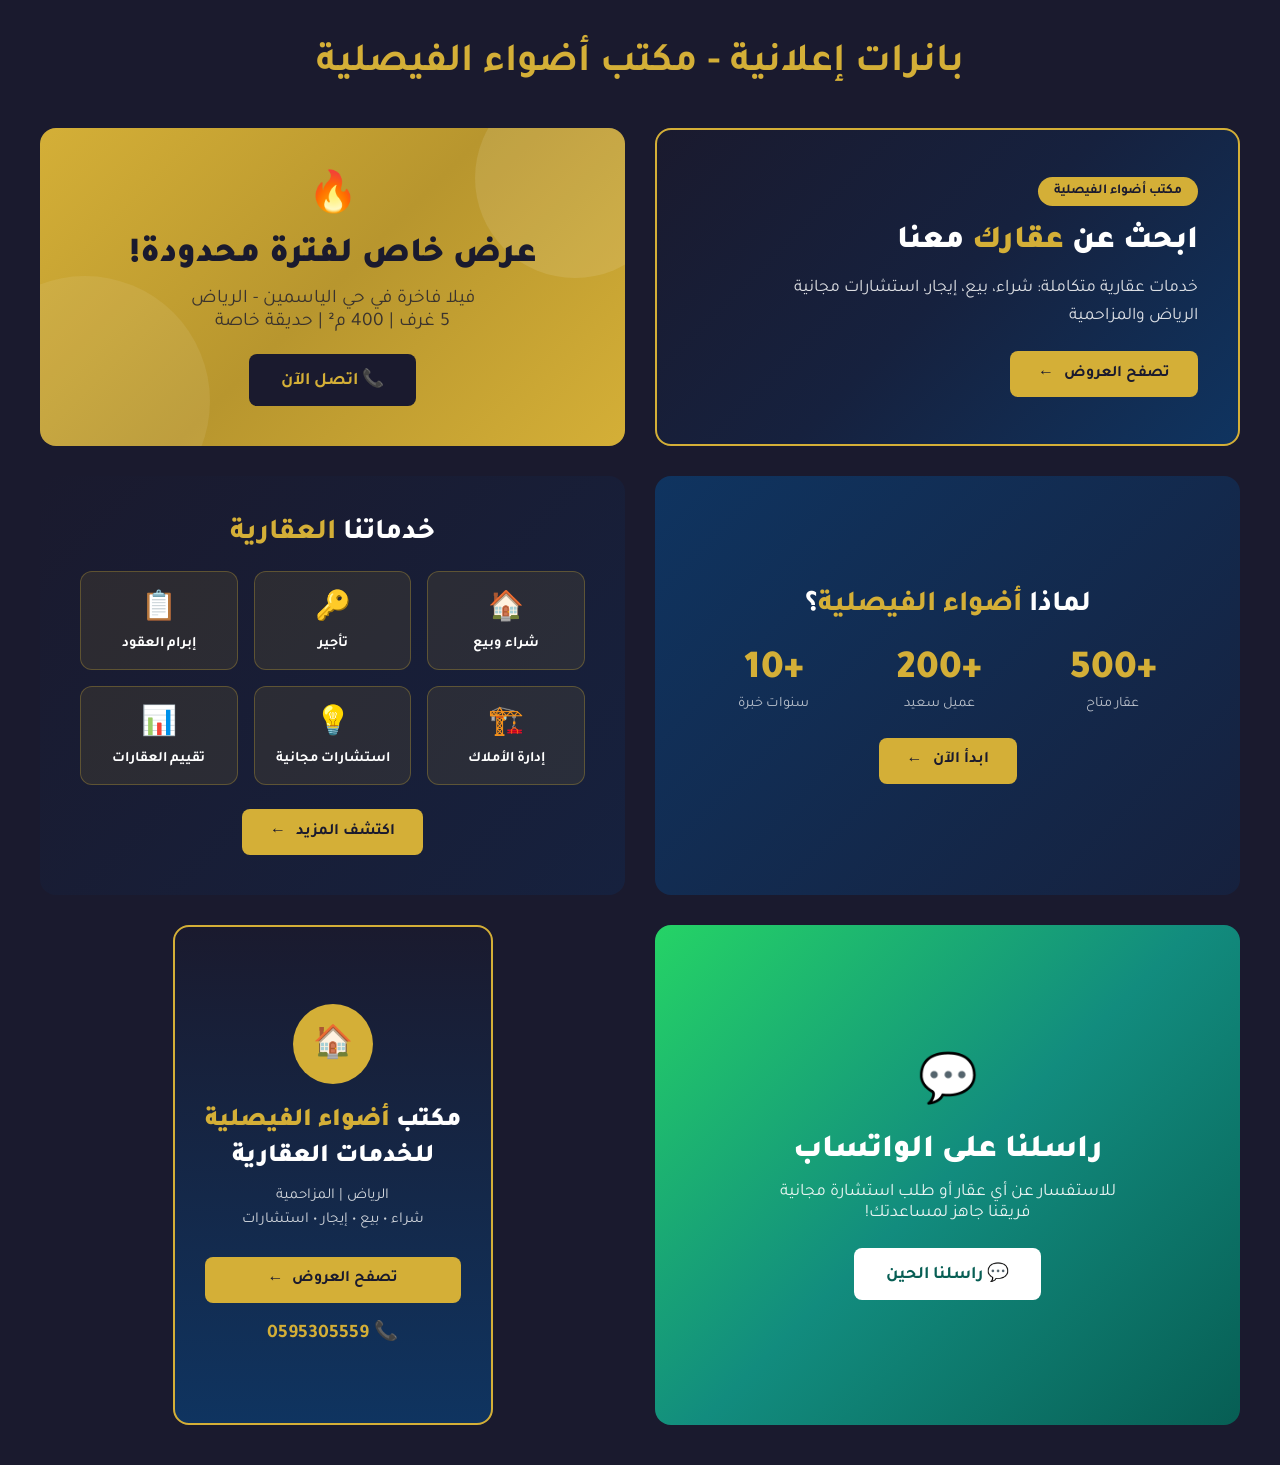
<file: marketing/banners.html>
<!DOCTYPE html>
<html lang="ar" dir="rtl">
<head>
    <meta charset="UTF-8">
    <title>بانرات إعلانية - مكتب أضواء الفيصلية</title>
    <style>
        @import url('https://fonts.googleapis.com/css2?family=Tajawal:wght@400;500;700;800;900&display=swap');
        * { margin: 0; padding: 0; box-sizing: border-box; }
        body {
            font-family: 'Tajawal', sans-serif;
            background: #1a1a2e;
            color: #fff;
            padding: 40px;
        }
        h1 {
            text-align: center;
            color: #d4af37;
            margin-bottom: 40px;
            font-size: 2.5rem;
        }
        .banners-grid {
            display: grid;
            grid-template-columns: repeat(auto-fit, minmax(400px, 1fr));
            gap: 30px;
            max-width: 1400px;
            margin: 0 auto;
        }
        .banner {
            border-radius: 16px;
            overflow: hidden;
            position: relative;
            cursor: pointer;
            transition: transform 0.3s;
        }
        .banner:hover { transform: scale(1.02); }

        /* ===== بانر 1: رئيسي ===== */
        .banner-1 {
            background: linear-gradient(135deg, #1a1a2e 0%, #16213e 50%, #0f3460 100%);
            padding: 40px;
            min-height: 300px;
            display: flex;
            flex-direction: column;
            justify-content: center;
            border: 2px solid #d4af37;
        }
        .banner-1 .badge {
            display: inline-block;
            background: #d4af37;
            color: #1a1a2e;
            padding: 6px 16px;
            border-radius: 20px;
            font-weight: 700;
            font-size: 0.85rem;
            margin-bottom: 16px;
            width: fit-content;
        }
        .banner-1 h2 {
            font-size: 2rem;
            font-weight: 900;
            margin-bottom: 12px;
            line-height: 1.3;
        }
        .banner-1 h2 span { color: #d4af37; }
        .banner-1 p {
            font-size: 1.1rem;
            opacity: 0.85;
            margin-bottom: 20px;
            line-height: 1.6;
        }
        .banner-1 .cta {
            display: inline-flex;
            align-items: center;
            gap: 10px;
            background: #d4af37;
            color: #1a1a2e;
            padding: 12px 28px;
            border-radius: 8px;
            font-weight: 700;
            font-size: 1rem;
            text-decoration: none;
            width: fit-content;
        }

        /* ===== بانر 2: عرض خاص ===== */
        .banner-2 {
            background: linear-gradient(135deg, #d4af37 0%, #b8962e 50%, #d4af37 100%);
            padding: 40px;
            min-height: 300px;
            display: flex;
            flex-direction: column;
            justify-content: center;
            text-align: center;
            position: relative;
            overflow: hidden;
        }
        .banner-2::before {
            content: '';
            position: absolute;
            top: -50px;
            right: -50px;
            width: 200px;
            height: 200px;
            background: rgba(255,255,255,0.1);
            border-radius: 50%;
        }
        .banner-2::after {
            content: '';
            position: absolute;
            bottom: -80px;
            left: -80px;
            width: 250px;
            height: 250px;
            background: rgba(255,255,255,0.08);
            border-radius: 50%;
        }
        .banner-2 .fire { font-size: 2.5rem; margin-bottom: 12px; }
        .banner-2 h2 {
            font-size: 2.2rem;
            font-weight: 900;
            color: #1a1a2e;
            margin-bottom: 10px;
            position: relative;
            z-index: 1;
        }
        .banner-2 .subtitle {
            font-size: 1.2rem;
            color: #1a1a2e;
            opacity: 0.8;
            margin-bottom: 20px;
            position: relative;
            z-index: 1;
        }
        .banner-2 .cta {
            display: inline-flex;
            align-items: center;
            gap: 10px;
            background: #1a1a2e;
            color: #d4af37;
            padding: 14px 32px;
            border-radius: 8px;
            font-weight: 700;
            font-size: 1.1rem;
            text-decoration: none;
            width: fit-content;
            margin: 0 auto;
            position: relative;
            z-index: 1;
        }

        /* ===== بانر 3: إحصائيات ===== */
        .banner-3 {
            background: linear-gradient(135deg, #0f3460 0%, #16213e 100%);
            padding: 40px;
            min-height: 300px;
            display: flex;
            flex-direction: column;
            justify-content: center;
        }
        .banner-3 h2 {
            font-size: 1.8rem;
            font-weight: 800;
            margin-bottom: 24px;
            text-align: center;
        }
        .banner-3 h2 span { color: #d4af37; }
        .stats-row {
            display: flex;
            justify-content: space-around;
            text-align: center;
            margin-bottom: 24px;
        }
        .stat-item .number {
            display: block;
            font-size: 2.5rem;
            font-weight: 900;
            color: #d4af37;
        }
        .stat-item .label {
            font-size: 0.9rem;
            opacity: 0.7;
            margin-top: 4px;
        }
        .banner-3 .cta {
            display: inline-flex;
            align-items: center;
            gap: 10px;
            background: #d4af37;
            color: #1a1a2e;
            padding: 12px 28px;
            border-radius: 8px;
            font-weight: 700;
            font-size: 1rem;
            text-decoration: none;
            width: fit-content;
            margin: 0 auto;
        }

        /* ===== بانر 4: خدمات ===== */
        .banner-4 {
            background: linear-gradient(135deg, #1a1a2e 0%, #16213e 100%);
            padding: 40px;
            min-height: 300px;
            display: flex;
            flex-direction: column;
            justify-content: center;
        }
        .banner-4 h2 {
            font-size: 1.8rem;
            font-weight: 800;
            margin-bottom: 20px;
            text-align: center;
        }
        .banner-4 h2 span { color: #d4af37; }
        .services-grid {
            display: grid;
            grid-template-columns: repeat(3, 1fr);
            gap: 16px;
            margin-bottom: 24px;
        }
        .service-item {
            background: rgba(212,175,55,0.1);
            border: 1px solid rgba(212,175,55,0.3);
            border-radius: 12px;
            padding: 16px;
            text-align: center;
        }
        .service-item .icon { font-size: 1.8rem; margin-bottom: 8px; }
        .service-item .name { font-size: 0.9rem; font-weight: 600; }
        .banner-4 .cta {
            display: inline-flex;
            align-items: center;
            gap: 10px;
            background: #d4af37;
            color: #1a1a2e;
            padding: 12px 28px;
            border-radius: 8px;
            font-weight: 700;
            font-size: 1rem;
            text-decoration: none;
            width: fit-content;
            margin: 0 auto;
        }

        /* ===== بانر 5: واتساب ===== */
        .banner-5 {
            background: linear-gradient(135deg, #25d366 0%, #128c7e 50%, #075e54 100%);
            padding: 40px;
            min-height: 300px;
            display: flex;
            flex-direction: column;
            justify-content: center;
            align-items: center;
            text-align: center;
        }
        .banner-5 .whatsapp-icon {
            font-size: 3rem;
            margin-bottom: 16px;
        }
        .banner-5 h2 {
            font-size: 2rem;
            font-weight: 900;
            margin-bottom: 12px;
        }
        .banner-5 p {
            font-size: 1.1rem;
            opacity: 0.9;
            margin-bottom: 24px;
            max-width: 500px;
        }
        .banner-5 .cta {
            display: inline-flex;
            align-items: center;
            gap: 10px;
            background: #fff;
            color: #075e54;
            padding: 14px 32px;
            border-radius: 8px;
            font-weight: 700;
            font-size: 1.1rem;
            text-decoration: none;
        }

        /* ===== بانر 6: موبايل (عمودي) ===== */
        .banner-6 {
            background: linear-gradient(180deg, #1a1a2e 0%, #0f3460 100%);
            padding: 30px;
            min-height: 500px;
            max-width: 350px;
            margin: 0 auto;
            display: flex;
            flex-direction: column;
            justify-content: center;
            align-items: center;
            text-align: center;
            border: 2px solid #d4af37;
        }
        .banner-6 .logo-icon {
            width: 80px;
            height: 80px;
            background: #d4af37;
            border-radius: 50%;
            display: flex;
            align-items: center;
            justify-content: center;
            font-size: 2rem;
            margin-bottom: 20px;
        }
        .banner-6 h2 {
            font-size: 1.6rem;
            font-weight: 900;
            margin-bottom: 8px;
            line-height: 1.4;
        }
        .banner-6 h2 span { color: #d4af37; }
        .banner-6 p {
            font-size: 0.95rem;
            opacity: 0.8;
            margin-bottom: 24px;
            line-height: 1.6;
        }
        .banner-6 .cta {
            display: inline-flex;
            align-items: center;
            gap: 8px;
            background: #d4af37;
            color: #1a1a2e;
            padding: 12px 24px;
            border-radius: 8px;
            font-weight: 700;
            font-size: 1rem;
            text-decoration: none;
            width: 100%;
            justify-content: center;
        }
        .banner-6 .phone {
            margin-top: 16px;
            font-size: 1.2rem;
            font-weight: 700;
            color: #d4af37;
        }
    </style>
</head>
<body>

<h1>بانرات إعلانية - مكتب أضواء الفيصلية</h1>

<div class="banners-grid">

    <!-- بانر 1: رئيسي -->
    <div class="banner banner-1">
        <div class="badge">مكتب أضواء الفيصلية</div>
        <h2>ابحث عن <span>عقارك</span> معنا</h2>
        <p>خدمات عقارية متكاملة: شراء، بيع، إيجار، استشارات مجانية<br>الرياض والمزاحمية</p>
        <a href="https://Mutakola123.github.io/adwa/" class="cta">
            <span>تصفح العروض</span>
            <span>←</span>
        </a>
    </div>

    <!-- بانر 2: عرض خاص -->
    <div class="banner banner-2">
        <div class="fire">🔥</div>
        <h2>عرض خاص لفترة محدودة!</h2>
        <div class="subtitle">فيلا فاخرة في حي الياسمين - الرياض<br>5 غرف | 400 م² | حديقة خاصة</div>
        <a href="https://wa.me/966595305559" class="cta">
            <span>📞 اتصل الآن</span>
        </a>
    </div>

    <!-- بانر 3: إحصائيات -->
    <div class="banner banner-3">
        <h2>لماذا <span>أضواء الفيصلية</span>؟</h2>
        <div class="stats-row">
            <div class="stat-item">
                <span class="number">+500</span>
                <span class="label">عقار متاح</span>
            </div>
            <div class="stat-item">
                <span class="number">+200</span>
                <span class="label">عميل سعيد</span>
            </div>
            <div class="stat-item">
                <span class="number">+10</span>
                <span class="label">سنوات خبرة</span>
            </div>
        </div>
        <a href="https://Mutakola123.github.io/adwa/" class="cta">
            <span>ابدأ الآن</span>
            <span>←</span>
        </a>
    </div>

    <!-- بانر 4: خدمات -->
    <div class="banner banner-4">
        <h2>خدماتنا <span>العقارية</span></h2>
        <div class="services-grid">
            <div class="service-item">
                <div class="icon">🏠</div>
                <div class="name">شراء وبيع</div>
            </div>
            <div class="service-item">
                <div class="icon">🔑</div>
                <div class="name">تأجير</div>
            </div>
            <div class="service-item">
                <div class="icon">📋</div>
                <div class="name">إبرام العقود</div>
            </div>
            <div class="service-item">
                <div class="icon">🏗️</div>
                <div class="name">إدارة الأملاك</div>
            </div>
            <div class="service-item">
                <div class="icon">💡</div>
                <div class="name">استشارات مجانية</div>
            </div>
            <div class="service-item">
                <div class="icon">📊</div>
                <div class="name">تقييم العقارات</div>
            </div>
        </div>
        <a href="https://Mutakola123.github.io/adwa/" class="cta">
            <span>اكتشف المزيد</span>
            <span>←</span>
        </a>
    </div>

    <!-- بانر 5: واتساب -->
    <div class="banner banner-5">
        <div class="whatsapp-icon">💬</div>
        <h2>راسلنا على الواتساب</h2>
        <p>للاستفسار عن أي عقار أو طلب استشارة مجانية<br>فريقنا جاهز لمساعدتك!</p>
        <a href="https://wa.me/966595305559" class="cta">
            <span>💬 راسلنا الحين</span>
        </a>
    </div>

    <!-- بانر 6: موبايل -->
    <div class="banner banner-6">
        <div class="logo-icon">🏠</div>
        <h2>مكتب <span>أضواء الفيصلية</span><br>للخدمات العقارية</h2>
        <p>الرياض | المزاحمية<br>شراء • بيع • إيجار • استشارات</p>
        <a href="https://Mutakola123.github.io/adwa/" class="cta">
            <span>تصفح العروض</span>
            <span>←</span>
        </a>
        <div class="phone">📞 0595305559</div>
    </div>

</div>

</body>
</html>
</file>
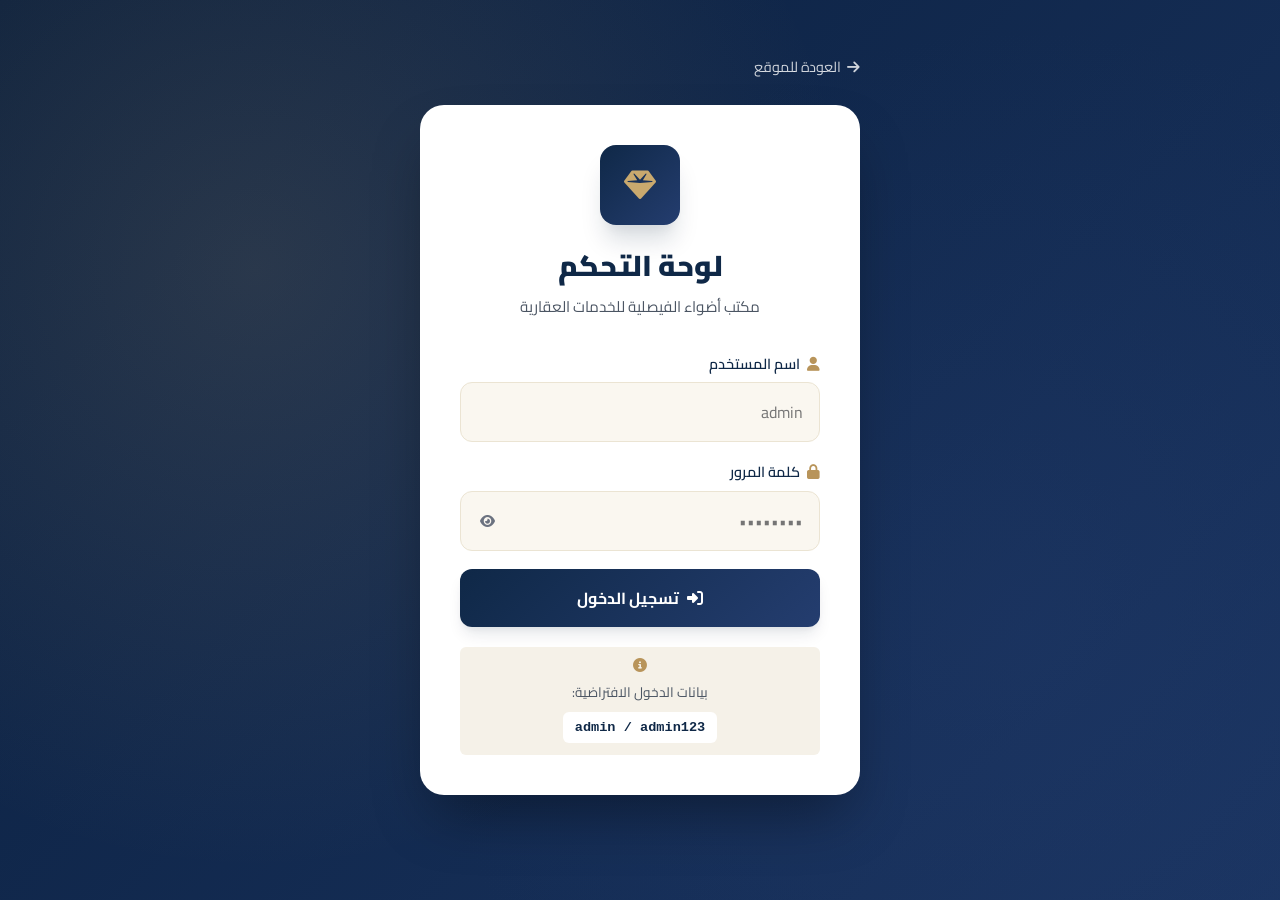
<file: موقع-المكتب-العقاري/admin.html>
<!DOCTYPE html>
<html lang="ar" dir="rtl">
<head>
    <meta charset="UTF-8">
    <meta name="viewport" content="width=device-width, initial-scale=1.0">
    <title>لوحة التحكم | مكتب أضواء الفيصلية للخدمات العقارية</title>
    <link rel="icon" type="image/svg+xml" href="data:image/svg+xml,%3Csvg xmlns='http://www.w3.org/2000/svg' viewBox='0 0 100 100'%3E%3Crect width='100' height='100' rx='20' fill='%230a1f3d'/%3E%3Cpath d='M50 25L25 45v30h20V60h10v15h20V45z' fill='%23c9a96e'/%3E%3C/svg%3E">
    <link rel="preconnect" href="https://fonts.googleapis.com">
    <link rel="preconnect" href="https://fonts.gstatic.com" crossorigin>
    <link href="https://fonts.googleapis.com/css2?family=Cairo:wght@300;400;500;600;700;800;900&family=Tajawal:wght@300;400;500;700;800;900&display=swap" rel="stylesheet">
    <link rel="stylesheet" href="https://cdnjs.cloudflare.com/ajax/libs/font-awesome/6.5.0/css/all.min.css">
    <link rel="stylesheet" href="css/style.css">
    <link rel="stylesheet" href="css/admin.css">
</head>
<body class="admin-body">

    <!-- شاشة تسجيل الدخول -->
    <div class="login-screen" id="loginScreen">
        <div class="login-bg"></div>
        <div class="login-container">
            <div class="login-card">
                <a href="index.html" class="back-to-site">
                    <i class="fas fa-arrow-right"></i> العودة للموقع
                </a>
                <div class="login-header">
                    <div class="login-logo">
                        <i class="fas fa-gem"></i>
                    </div>
                    <h1>لوحة التحكم</h1>
                    <p>مكتب أضواء الفيصلية للخدمات العقارية</p>
                </div>
                <form class="login-form" id="loginForm">
                    <div class="login-field">
                        <label><i class="fas fa-user"></i> اسم المستخدم</label>
                        <input type="text" id="loginUsername" required autocomplete="username" placeholder="admin">
                    </div>
                    <div class="login-field">
                        <label><i class="fas fa-lock"></i> كلمة المرور</label>
                        <div class="password-input">
                            <input type="password" id="loginPassword" required autocomplete="current-password" placeholder="••••••••">
                            <button type="button" class="toggle-password" id="togglePassword">
                                <i class="fas fa-eye"></i>
                            </button>
                        </div>
                    </div>
                    <button type="submit" class="login-btn">
                        <i class="fas fa-sign-in-alt"></i>
                        <span>تسجيل الدخول</span>
                    </button>
                    <div class="login-error" id="loginError"></div>
                </form>
                <div class="login-hint">
                    <i class="fas fa-info-circle"></i>
                    <span>بيانات الدخول الافتراضية:</span>
                    <code>admin / admin123</code>
                </div>
            </div>
        </div>
    </div>

    <!-- لوحة التحكم (تظهر بعد تسجيل الدخول) -->
    <div class="admin-dashboard" id="adminDashboard" style="display:none;">
        <!-- الشريط الجانبي -->
        <aside class="admin-sidebar">
            <div class="sidebar-header">
                <div class="sidebar-logo">
                    <i class="fas fa-gem"></i>
                </div>
                <div>
                    <h2>أضواء الفيصلية</h2>
                    <span>لوحة التحكم</span>
                </div>
            </div>
            <nav class="sidebar-nav">
                <a href="#" class="sidebar-link active" data-view="dashboard">
                    <i class="fas fa-chart-pie"></i>
                    <span>الإحصائيات</span>
                </a>
                <a href="#" class="sidebar-link" data-view="properties">
                    <i class="fas fa-building"></i>
                    <span>العقارات</span>
                    <span class="badge" id="propertiesCount">0</span>
                </a>
                <a href="#" class="sidebar-link" data-view="pending">
                    <i class="fas fa-clock"></i>
                    <span>في الانتظار</span>
                    <span class="badge badge-warning" id="pendingCount">0</span>
                </a>
                <a href="#" class="sidebar-link" data-view="requests">
                    <i class="fas fa-inbox"></i>
                    <span>طلبات العملاء</span>
                    <span class="badge badge-info" id="requestsCount">0</span>
                </a>
                <a href="#" class="sidebar-link" data-view="add">
                    <i class="fas fa-plus-circle"></i>
                    <span>إضافة عقار</span>
                </a>
            </nav>
            <div class="sidebar-footer">
                <a href="index.html" class="sidebar-link">
                    <i class="fas fa-globe"></i>
                    <span>عرض الموقع</span>
                </a>
                <a href="#" class="sidebar-link" id="logoutBtn">
                    <i class="fas fa-sign-out-alt"></i>
                    <span>تسجيل الخروج</span>
                </a>
            </div>
        </aside>

        <!-- المحتوى الرئيسي -->
        <main class="admin-main">
            <header class="admin-header">
                <button class="sidebar-toggle" id="sidebarToggle">
                    <i class="fas fa-bars"></i>
                </button>
                <h1 id="viewTitle">الإحصائيات</h1>
                <div class="admin-user">
                    <i class="fas fa-user-circle"></i>
                    <span id="adminUsername">admin</span>
                </div>
            </header>

            <!-- عرض الإحصائيات -->
            <section class="admin-view" id="view-dashboard">
                <div class="stats-grid">
                    <div class="stat-card stat-primary">
                        <div class="stat-icon"><i class="fas fa-building"></i></div>
                        <div class="stat-info">
                            <div class="stat-value" id="statTotal">0</div>
                            <div class="stat-label">إجمالي العقارات</div>
                        </div>
                    </div>
                    <div class="stat-card stat-success">
                        <div class="stat-icon"><i class="fas fa-check-circle"></i></div>
                        <div class="stat-info">
                            <div class="stat-value" id="statApproved">0</div>
                            <div class="stat-label">عقارات معتمدة</div>
                        </div>
                    </div>
                    <div class="stat-card stat-warning">
                        <div class="stat-icon"><i class="fas fa-clock"></i></div>
                        <div class="stat-info">
                            <div class="stat-value" id="statPending">0</div>
                            <div class="stat-label">في الانتظار</div>
                        </div>
                    </div>
                    <div class="stat-card stat-info">
                        <div class="stat-icon"><i class="fas fa-inbox"></i></div>
                        <div class="stat-info">
                            <div class="stat-value" id="statRequests">0</div>
                            <div class="stat-label">طلبات العملاء</div>
                        </div>
                    </div>
                    <div class="stat-card stat-sale">
                        <div class="stat-icon"><i class="fas fa-tag"></i></div>
                        <div class="stat-info">
                            <div class="stat-value" id="statSale">0</div>
                            <div class="stat-label">للبيع</div>
                        </div>
                    </div>
                    <div class="stat-card stat-rent">
                        <div class="stat-icon"><i class="fas fa-key"></i></div>
                        <div class="stat-info">
                            <div class="stat-value" id="statRent">0</div>
                            <div class="stat-label">للإيجار</div>
                        </div>
                    </div>
                </div>

                <div class="dashboard-charts">
                    <div class="chart-card">
                        <h3><i class="fas fa-chart-bar"></i> العقارات حسب النوع</h3>
                        <div class="bar-chart" id="typeChart"></div>
                    </div>
                    <div class="chart-card">
                        <h3><i class="fas fa-map-marker-alt"></i> العقارات حسب المدينة</h3>
                        <div class="bar-chart" id="cityChart"></div>
                    </div>
                </div>

                <div class="recent-section">
                    <h3><i class="fas fa-history"></i> أحدث العقارات المضافة</h3>
                    <div class="recent-list" id="recentList"></div>
                </div>
            </section>

            <!-- عرض العقارات -->
            <section class="admin-view" id="view-properties" style="display:none;">
                <div class="view-toolbar">
                    <div class="search-box-admin">
                        <i class="fas fa-search"></i>
                        <input type="text" id="propertiesSearch" placeholder="ابحث في العقارات...">
                    </div>
                    <select id="propertiesFilter" class="admin-select">
                        <option value="all">جميع الحالات</option>
                        <option value="approved">معتمد</option>
                        <option value="pending">في الانتظار</option>
                    </select>
                </div>
                <div class="data-table-wrapper">
                    <table class="data-table">
                        <thead>
                            <tr>
                                <th>العقار</th>
                                <th>النوع</th>
                                <th>المدينة</th>
                                <th>السعر</th>
                                <th>المساحة</th>
                                <th>الحالة</th>
                                <th>الإجراءات</th>
                            </tr>
                        </thead>
                        <tbody id="propertiesTableBody"></tbody>
                    </table>
                </div>
            </section>

            <!-- عرض العقارات المعلقة -->
            <section class="admin-view" id="view-pending" style="display:none;">
                <div class="view-toolbar">
                    <h2 style="margin: 0;"><i class="fas fa-clock"></i> عقارات في انتظار الموافقة</h2>
                </div>
                <div class="pending-grid" id="pendingGrid"></div>
                <div class="empty-state" id="pendingEmpty" style="display:none;">
                    <i class="fas fa-check-circle"></i>
                    <h3>لا توجد عقارات معلقة</h3>
                    <p>جميع العقارات تم مراجعتها</p>
                </div>
            </section>

            <!-- عرض طلبات العملاء -->
            <section class="admin-view" id="view-requests" style="display:none;">
                <div class="view-toolbar">
                    <h2 style="margin: 0;"><i class="fas fa-inbox"></i> طلبات العملاء</h2>
                </div>
                <div class="requests-list" id="requestsList"></div>
                <div class="empty-state" id="requestsEmpty" style="display:none;">
                    <i class="fas fa-inbox"></i>
                    <h3>لا توجد طلبات حالياً</h3>
                    <p>ستظهر طلبات العملاء هنا عند وصولها</p>
                </div>
            </section>

            <!-- إضافة عقار جديد -->
            <section class="admin-view" id="view-add" style="display:none;">
                <div class="view-toolbar">
                    <h2 style="margin: 0;"><i class="fas fa-plus-circle"></i> إضافة عقار جديد</h2>
                </div>
                <form class="admin-form" id="adminAddForm">
                    <div class="form-grid">
                        <div class="form-group">
                            <label>عنوان العقار *</label>
                            <input type="text" name="title" required>
                        </div>
                        <div class="form-group">
                            <label>نوع العقار *</label>
                            <select name="type" required>
                                <option value="">اختر</option>
                                <option value="villa">فيلا</option>
                                <option value="apartment">شقة</option>
                                <option value="shop">معرض تجاري</option>
                                <option value="land">أرض</option>
                            </select>
                        </div>
                        <div class="form-group">
                            <label>الغرض *</label>
                            <select name="purpose" required>
                                <option value="">اختر</option>
                                <option value="sale">للبيع</option>
                                <option value="rent">للإيجار</option>
                            </select>
                        </div>
                        <div class="form-group">
                            <label>السعر (ر.س) *</label>
                            <input type="number" name="price" required min="0">
                        </div>
                        <div class="form-group">
                            <label>المساحة (م²) *</label>
                            <input type="number" name="area" required min="0">
                        </div>
                        <div class="form-group">
                            <label>المدينة *</label>
                            <select name="city" required>
                                <option value="">اختر</option>
                                <option value="riyadh">الرياض</option>
                                <option value="muzahmiya">المزاحمية</option>
                            </select>
                        </div>
                        <div class="form-group">
                            <label>الحي *</label>
                            <input type="text" name="district" required>
                        </div>
                        <div class="form-group">
                            <label>عدد الغرف</label>
                            <input type="number" name="rooms" min="0" value="0">
                        </div>
                        <div class="form-group">
                            <label>عدد دورات المياه</label>
                            <input type="number" name="bathrooms" min="0" value="0">
                        </div>
                        <div class="form-group">
                            <label>رقم الهاتف *</label>
                            <input type="tel" name="phone" required placeholder="+966 5X XXX XXXX">
                        </div>
                        <div class="form-group full-width">
                            <label>رابط الصورة الرئيسية (اختياري)</label>
                            <input type="url" name="image" placeholder="اتركه فارغاً لاستخدام صورة افتراضية">
                        </div>
                        <div class="form-group full-width">
                            <label>روابط صور إضافية (مفصولة بفاصلة)</label>
                            <input type="text" name="gallery">
                        </div>
                        <div class="form-group full-width">
                            <label>الوصف *</label>
                            <textarea name="description" required rows="4"></textarea>
                        </div>
                        <div class="form-group">
                            <label>
                                <input type="checkbox" name="featured">
                                عقار مميز
                            </label>
                        </div>
                    </div>
                    <div class="form-actions">
                        <button type="reset" class="btn btn-secondary">مسح</button>
                        <button type="submit" class="btn btn-primary">
                            <i class="fas fa-plus"></i> إضافة ونشر العقار
                        </button>
                    </div>
                </form>
            </section>
        </main>
    </div>

    <!-- نافذة تعديل العقار -->
    <div class="modal" id="editModal">
        <div class="modal-content admin-modal">
            <button class="modal-close" id="editModalClose"><i class="fas fa-times"></i></button>
            <h2><i class="fas fa-edit"></i> تعديل العقار</h2>
            <form class="admin-form" id="editForm">
                <input type="hidden" name="id">
                <div class="form-grid">
                    <div class="form-group">
                        <label>عنوان العقار *</label>
                        <input type="text" name="title" required>
                    </div>
                    <div class="form-group">
                        <label>نوع العقار *</label>
                        <select name="type" required>
                            <option value="villa">فيلا</option>
                            <option value="apartment">شقة</option>
                            <option value="shop">معرض تجاري</option>
                            <option value="land">أرض</option>
                        </select>
                    </div>
                    <div class="form-group">
                        <label>الغرض *</label>
                        <select name="purpose" required>
                            <option value="sale">للبيع</option>
                            <option value="rent">للإيجار</option>
                        </select>
                    </div>
                    <div class="form-group">
                        <label>السعر (ر.س) *</label>
                        <input type="number" name="price" required min="0">
                    </div>
                    <div class="form-group">
                        <label>المساحة (م²) *</label>
                        <input type="number" name="area" required min="0">
                    </div>
                    <div class="form-group">
                        <label>المدينة *</label>
                        <select name="city" required>
                            <option value="riyadh">الرياض</option>
                            <option value="muzahmiya">المزاحمية</option>
                        </select>
                    </div>
                    <div class="form-group">
                        <label>الحي *</label>
                        <input type="text" name="district" required>
                    </div>
                    <div class="form-group">
                        <label>عدد الغرف</label>
                        <input type="number" name="rooms" min="0">
                    </div>
                    <div class="form-group">
                        <label>عدد دورات المياه</label>
                        <input type="number" name="bathrooms" min="0">
                    </div>
                    <div class="form-group">
                        <label>رقم الهاتف *</label>
                        <input type="tel" name="phone" required>
                    </div>
                    <div class="form-group">
                        <label>الحالة</label>
                        <select name="status">
                            <option value="approved">معتمد</option>
                            <option value="pending">في الانتظار</option>
                        </select>
                    </div>
                    <div class="form-group full-width">
                        <label>رابط الصورة (اختياري)</label>
                        <input type="url" name="image" placeholder="اتركه فارغاً لاستخدام صورة افتراضية">
                    </div>
                    <div class="form-group full-width">
                        <label>الوصف *</label>
                        <textarea name="description" required rows="4"></textarea>
                    </div>
                </div>
                <div class="form-actions">
                    <button type="button" class="btn btn-secondary" id="editCancel">إلغاء</button>
                    <button type="submit" class="btn btn-primary">
                        <i class="fas fa-save"></i> حفظ التغييرات
                    </button>
                </div>
            </form>
        </div>
    </div>

    <!-- نافذة تأكيد الحذف -->
    <div class="modal" id="confirmModal">
        <div class="modal-content confirm-modal">
            <div class="confirm-icon"><i class="fas fa-exclamation-triangle"></i></div>
            <h3 id="confirmTitle">هل أنت متأكد؟</h3>
            <p id="confirmMessage">لا يمكن التراجع عن هذا الإجراء</p>
            <div class="confirm-actions">
                <button class="btn btn-secondary" id="confirmCancel">إلغاء</button>
                <button class="btn btn-danger" id="confirmOk">نعم، احذف</button>
            </div>
        </div>
    </div>

    <!-- الإشعارات -->
    <div class="toast-container" id="toastContainer"></div>

    <script src="js/data.js"></script>
    <script src="js/admin.js"></script>
</body>
</html>
</file>
<file: موقع-المكتب-العقاري/css/style.css>
/* ============================================
   متغيرات الألوان الأساسية
   ============================================ */
:root {
    --navy-900: #0a1f3d;
    --navy-800: #0f2847;
    --navy-700: #1a3461;
    --navy-600: #243d6f;
    --navy-500: #2e4a82;
    --gold-900: #8a6d3b;
    --gold-700: #b8945a;
    --gold-500: #c9a96e;
    --gold-400: #d4b87a;
    --gold-300: #dcc28c;
    --gold-200: #e8d4a8;
    --beige-100: #faf7f0;
    --beige-200: #f5f1e8;
    --beige-300: #ebe4d3;
    --beige-400: #d4c9b0;
    --white: #ffffff;
    --gray-50: #f9fafb;
    --gray-100: #f3f4f6;
    --gray-200: #e5e7eb;
    --gray-300: #d1d5db;
    --gray-400: #9ca3af;
    --gray-500: #6b7280;
    --gray-600: #4b5563;
    --gray-700: #374151;
    --gray-800: #1f2937;
    --success: #10b981;
    --danger: #ef4444;
    --warning: #f59e0b;
    --shadow-sm: 0 1px 2px 0 rgba(10, 31, 61, 0.05);
    --shadow-md: 0 4px 6px -1px rgba(10, 31, 61, 0.1), 0 2px 4px -1px rgba(10, 31, 61, 0.06);
    --shadow-lg: 0 10px 15px -3px rgba(10, 31, 61, 0.1), 0 4px 6px -2px rgba(10, 31, 61, 0.05);
    --shadow-xl: 0 20px 25px -5px rgba(10, 31, 61, 0.15), 0 10px 10px -5px rgba(10, 31, 61, 0.04);
    --shadow-2xl: 0 25px 50px -12px rgba(10, 31, 61, 0.25);
    --shadow-gold: 0 10px 30px -5px rgba(201, 169, 110, 0.4);
    --transition: all 0.3s cubic-bezier(0.4, 0, 0.2, 1);
    --transition-slow: all 0.5s cubic-bezier(0.4, 0, 0.2, 1);
    --radius-sm: 6px;
    --radius-md: 12px;
    --radius-lg: 16px;
    --radius-xl: 24px;
    --radius-2xl: 32px;
    --font-arabic: 'Cairo', 'Tajawal', 'Segoe UI', sans-serif;
}

/* ============================================
   الإعدادات العامة
   ============================================ */
* {
    margin: 0;
    padding: 0;
    box-sizing: border-box;
}

html {
    scroll-behavior: smooth;
    scroll-padding-top: 80px;
}

body {
    font-family: var(--font-arabic);
    background: var(--white);
    color: var(--gray-800);
    line-height: 1.7;
    direction: rtl;
    text-align: right;
    overflow-x: hidden;
    min-height: 100vh;
}

img {
    max-width: 100%;
    height: auto;
    display: block;
}

a {
    text-decoration: none;
    color: inherit;
}

button {
    font-family: inherit;
    cursor: pointer;
    border: none;
    background: none;
}

input, select, textarea {
    font-family: inherit;
    font-size: 1rem;
}

::selection {
    background: var(--gold-500);
    color: var(--white);
}

::-webkit-scrollbar {
    width: 10px;
    height: 10px;
}

::-webkit-scrollbar-track {
    background: var(--beige-200);
}

::-webkit-scrollbar-thumb {
    background: linear-gradient(var(--gold-500), var(--gold-700));
    border-radius: 10px;
}

::-webkit-scrollbar-thumb:hover {
    background: var(--navy-700);
}

.container {
    max-width: 1280px;
    margin: 0 auto;
    padding: 0 24px;
}

.gold-text {
    background: linear-gradient(135deg, var(--gold-700) 0%, var(--gold-400) 100%);
    -webkit-background-clip: text;
    -webkit-text-fill-color: transparent;
    background-clip: text;
    color: var(--gold-500);
}

/* ============================================
   الأزرار العامة
   ============================================ */
.btn {
    display: inline-flex;
    align-items: center;
    justify-content: center;
    gap: 10px;
    padding: 14px 32px;
    border-radius: var(--radius-md);
    font-weight: 600;
    font-size: 1rem;
    cursor: pointer;
    transition: var(--transition);
    white-space: nowrap;
    border: 2px solid transparent;
    text-align: center;
}

.btn-primary {
    background: linear-gradient(135deg, var(--navy-800) 0%, var(--navy-600) 100%);
    color: var(--white);
    box-shadow: var(--shadow-lg);
}

.btn-primary:hover {
    background: linear-gradient(135deg, var(--navy-700) 0%, var(--navy-500) 100%);
    transform: translateY(-2px);
    box-shadow: var(--shadow-xl);
}

.btn-secondary {
    background: var(--white);
    color: var(--navy-800);
    border-color: var(--navy-800);
}

.btn-secondary:hover {
    background: var(--navy-800);
    color: var(--white);
}

.btn-gold {
    background: linear-gradient(135deg, var(--gold-700) 0%, var(--gold-400) 100%);
    color: var(--white);
    box-shadow: var(--shadow-gold);
}

.btn-gold:hover {
    transform: translateY(-2px);
    box-shadow: 0 15px 35px -5px rgba(201, 169, 110, 0.6);
}

.btn-block {
    width: 100%;
}

/* ============================================
   شريط التنقل
   ============================================ */
.navbar {
    position: fixed;
    top: 0;
    right: 0;
    left: 0;
    z-index: 1000;
    background: rgba(255, 255, 255, 0.95);
    backdrop-filter: blur(20px);
    -webkit-backdrop-filter: blur(20px);
    transition: var(--transition);
    border-bottom: 1px solid transparent;
}

.navbar.scrolled {
    background: rgba(255, 255, 255, 0.98);
    box-shadow: var(--shadow-md);
    border-bottom-color: var(--beige-300);
}

.nav-container {
    display: flex;
    align-items: center;
    justify-content: space-between;
    padding: 16px 24px;
    gap: 24px;
}

.logo {
    display: flex;
    align-items: center;
    gap: 12px;
    flex-shrink: 0;
}

.logo-icon {
    width: 48px;
    height: 48px;
    background: linear-gradient(135deg, var(--navy-800) 0%, var(--navy-600) 100%);
    color: var(--gold-500);
    display: flex;
    align-items: center;
    justify-content: center;
    border-radius: var(--radius-md);
    font-size: 1.4rem;
    box-shadow: var(--shadow-md);
    position: relative;
    overflow: hidden;
}

.logo-icon::after {
    content: '';
    position: absolute;
    top: -50%;
    right: -50%;
    width: 200%;
    height: 200%;
    background: linear-gradient(45deg, transparent 30%, rgba(201, 169, 110, 0.2) 50%, transparent 70%);
    animation: shine 3s infinite;
}

@keyframes shine {
    0% { transform: translateX(100%) translateY(100%); }
    100% { transform: translateX(-100%) translateY(-100%); }
}

.logo-text {
    display: flex;
    flex-direction: column;
    line-height: 1.2;
}

.logo-title {
    font-weight: 800;
    font-size: 1.25rem;
    color: var(--navy-800);
}

.logo-subtitle {
    font-size: 0.75rem;
    color: var(--gold-700);
    font-weight: 500;
}

.nav-menu {
    display: flex;
    align-items: center;
    gap: 8px;
}

.nav-link {
    padding: 10px 18px;
    color: var(--gray-700);
    font-weight: 500;
    border-radius: var(--radius-sm);
    transition: var(--transition);
    position: relative;
    font-size: 0.95rem;
}

.nav-link:hover {
    color: var(--navy-800);
    background: var(--beige-200);
}

.nav-link.active {
    color: var(--navy-800);
    font-weight: 700;
}

.nav-link.active::after {
    content: '';
    position: absolute;
    bottom: 0;
    right: 50%;
    transform: translateX(50%);
    width: 24px;
    height: 3px;
    background: linear-gradient(90deg, var(--gold-700), var(--gold-400));
    border-radius: 2px;
}

.nav-actions {
    display: flex;
    align-items: center;
    gap: 16px;
}

.phone-link {
    display: flex;
    align-items: center;
    gap: 8px;
    color: var(--navy-800);
    font-weight: 600;
    padding: 10px 16px;
    border-radius: var(--radius-md);
    background: var(--beige-200);
    transition: var(--transition);
    font-size: 0.9rem;
}

.phone-link:hover {
    background: var(--gold-500);
    color: var(--white);
    transform: translateY(-2px);
}

.menu-toggle {
    display: none;
    flex-direction: column;
    gap: 5px;
    padding: 8px;
    border-radius: var(--radius-sm);
}

.menu-toggle span {
    display: block;
    width: 24px;
    height: 2px;
    background: var(--navy-800);
    border-radius: 2px;
    transition: var(--transition);
}

.menu-toggle.active span:nth-child(1) {
    transform: translateY(7px) rotate(45deg);
}

.menu-toggle.active span:nth-child(2) {
    opacity: 0;
}

.menu-toggle.active span:nth-child(3) {
    transform: translateY(-7px) rotate(-45deg);
}

/* ============================================
   قسم الواجهة الرئيسية
   ============================================ */
.hero {
    position: relative;
    min-height: 100vh;
    background:
        linear-gradient(135deg, rgba(10, 31, 61, 0.92) 0%, rgba(15, 40, 71, 0.85) 100%),
        url('https://images.unsplash.com/photo-1613490493576-7fde63acd811?w=1920') center/cover;
    display: flex;
    align-items: center;
    color: var(--white);
    padding: 120px 0 60px;
    overflow: hidden;
}

.hero-overlay {
    position: absolute;
    inset: 0;
    background: radial-gradient(circle at 20% 50%, rgba(201, 169, 110, 0.15) 0%, transparent 50%),
                radial-gradient(circle at 80% 20%, rgba(36, 61, 111, 0.3) 0%, transparent 50%);
    pointer-events: none;
}

.hero-particles {
    position: absolute;
    inset: 0;
    background-image:
        radial-gradient(2px 2px at 20% 30%, white, transparent),
        radial-gradient(1px 1px at 40% 70%, rgba(201, 169, 110, 0.8), transparent),
        radial-gradient(1px 1px at 60% 20%, white, transparent),
        radial-gradient(2px 2px at 80% 50%, rgba(201, 169, 110, 0.6), transparent),
        radial-gradient(1px 1px at 10% 80%, white, transparent);
    background-size: 200% 200%;
    animation: particles 20s linear infinite;
    opacity: 0.6;
}

@keyframes particles {
    0% { background-position: 0% 0%; }
    100% { background-position: 100% 100%; }
}

.hero-content {
    position: relative;
    z-index: 2;
    text-align: center;
    max-width: 1100px;
    margin: 0 auto;
}

.hero-badge {
    display: inline-flex;
    align-items: center;
    gap: 8px;
    background: rgba(201, 169, 110, 0.15);
    border: 1px solid rgba(201, 169, 110, 0.3);
    color: var(--gold-300);
    padding: 8px 20px;
    border-radius: 50px;
    font-size: 0.9rem;
    margin-bottom: 24px;
    backdrop-filter: blur(10px);
    animation: fadeInUp 0.8s ease;
}

.hero-title {
    font-size: clamp(2rem, 5vw, 4rem);
    font-weight: 900;
    line-height: 1.2;
    margin-bottom: 20px;
    animation: fadeInUp 0.8s ease 0.1s backwards;
}

.hero-title .gold-text {
    background: linear-gradient(135deg, var(--gold-300) 0%, var(--gold-500) 100%);
    -webkit-background-clip: text;
    -webkit-text-fill-color: transparent;
    background-clip: text;
    position: relative;
    display: inline-block;
}

.hero-description {
    font-size: clamp(1rem, 1.5vw, 1.2rem);
    color: rgba(255, 255, 255, 0.85);
    max-width: 700px;
    margin: 0 auto 40px;
    line-height: 1.8;
    animation: fadeInUp 0.8s ease 0.2s backwards;
}

@keyframes fadeInUp {
    from {
        opacity: 0;
        transform: translateY(30px);
    }
    to {
        opacity: 1;
        transform: translateY(0);
    }
}

/* شريط البحث الذكي */
.search-box {
    background: var(--white);
    border-radius: var(--radius-xl);
    padding: 16px;
    box-shadow: var(--shadow-2xl);
    max-width: 950px;
    margin: 0 auto 60px;
    animation: fadeInUp 0.8s ease 0.3s backwards;
}

.search-tabs {
    display: flex;
    gap: 8px;
    margin-bottom: 16px;
    padding: 0 8px;
    border-bottom: 1px solid var(--beige-300);
}

.search-tab {
    padding: 12px 24px;
    color: var(--gray-500);
    font-weight: 600;
    border-radius: 0;
    transition: var(--transition);
    position: relative;
    font-size: 0.95rem;
}

.search-tab.active {
    color: var(--navy-800);
}

.search-tab.active::after {
    content: '';
    position: absolute;
    bottom: -1px;
    right: 0;
    left: 0;
    height: 3px;
    background: linear-gradient(90deg, var(--gold-700), var(--gold-400));
    border-radius: 3px 3px 0 0;
}

.search-tab:hover {
    color: var(--navy-800);
}

.search-form {
    display: grid;
    grid-template-columns: 1fr 1fr 1fr auto;
    gap: 12px;
    align-items: end;
}

.search-field {
    text-align: right;
    position: relative;
}

.search-field label {
    display: block;
    font-size: 0.8rem;
    color: var(--gray-600);
    margin-bottom: 6px;
    font-weight: 600;
}

.search-field label i {
    color: var(--gold-700);
    margin-left: 4px;
}

.search-field select {
    width: 100%;
    padding: 12px 16px;
    border: 1.5px solid var(--beige-300);
    border-radius: var(--radius-md);
    background: var(--beige-100);
    color: var(--gray-800);
    font-weight: 500;
    cursor: pointer;
    transition: var(--transition);
    appearance: none;
    background-image: url("data:image/svg+xml;charset=UTF-8,%3csvg xmlns='http://www.w3.org/2000/svg' viewBox='0 0 24 24' fill='none' stroke='%23c9a96e' stroke-width='2' stroke-linecap='round' stroke-linejoin='round'%3e%3cpolyline points='6 9 12 15 18 9'%3e%3c/polyline%3e%3c/svg%3e");
    background-repeat: no-repeat;
    background-position: left 12px center;
    background-size: 18px;
    padding-left: 40px;
}

.search-field select:focus {
    outline: none;
    border-color: var(--gold-500);
    background-color: var(--white);
}

.search-btn {
    background: linear-gradient(135deg, var(--gold-700) 0%, var(--gold-500) 100%);
    color: var(--white);
    padding: 14px 32px;
    border-radius: var(--radius-md);
    font-weight: 700;
    transition: var(--transition);
    display: flex;
    align-items: center;
    gap: 8px;
    height: 48px;
    box-shadow: var(--shadow-gold);
}

.search-btn:hover {
    transform: translateY(-2px);
    box-shadow: 0 15px 35px -5px rgba(201, 169, 110, 0.6);
}

/* إحصائيات سريعة */
.hero-stats {
    display: grid;
    grid-template-columns: repeat(4, 1fr);
    gap: 24px;
    max-width: 800px;
    margin: 0 auto;
    animation: fadeInUp 0.8s ease 0.4s backwards;
}

.stat {
    text-align: center;
    padding: 20px;
    background: rgba(255, 255, 255, 0.08);
    backdrop-filter: blur(10px);
    border-radius: var(--radius-lg);
    border: 1px solid rgba(255, 255, 255, 0.1);
    transition: var(--transition);
}

.stat:hover {
    background: rgba(255, 255, 255, 0.12);
    transform: translateY(-4px);
}

.stat-number {
    font-size: clamp(1.5rem, 3vw, 2.2rem);
    font-weight: 900;
    color: var(--gold-400);
    margin-bottom: 4px;
    background: linear-gradient(135deg, var(--gold-300) 0%, var(--gold-500) 100%);
    -webkit-background-clip: text;
    -webkit-text-fill-color: transparent;
    background-clip: text;
}

.stat-label {
    font-size: 0.9rem;
    color: rgba(255, 255, 255, 0.8);
    font-weight: 500;
}

.scroll-down {
    position: absolute;
    bottom: 30px;
    left: 50%;
    transform: translateX(-50%);
    width: 44px;
    height: 44px;
    background: rgba(255, 255, 255, 0.1);
    border: 1px solid rgba(201, 169, 110, 0.4);
    color: var(--gold-400);
    border-radius: 50%;
    display: flex;
    align-items: center;
    justify-content: center;
    backdrop-filter: blur(10px);
    z-index: 3;
    transition: var(--transition);
    animation: bounce 2s infinite;
}

.scroll-down:hover {
    background: var(--gold-500);
    color: var(--white);
}

@keyframes bounce {
    0%, 100% { transform: translateX(-50%) translateY(0); }
    50% { transform: translateX(-50%) translateY(-10px); }
}

/* ============================================
   قسم المميزات
   ============================================ */
.features {
    padding: 80px 0;
    background: var(--beige-100);
    position: relative;
}

.features-grid {
    display: grid;
    grid-template-columns: repeat(4, 1fr);
    gap: 24px;
}

.feature-card {
    background: var(--white);
    padding: 32px 24px;
    border-radius: var(--radius-lg);
    text-align: center;
    box-shadow: var(--shadow-sm);
    transition: var(--transition);
    border: 1px solid var(--beige-300);
    position: relative;
    overflow: hidden;
}

.feature-card::before {
    content: '';
    position: absolute;
    top: 0;
    right: -100%;
    width: 100%;
    height: 3px;
    background: linear-gradient(90deg, transparent, var(--gold-500), transparent);
    transition: var(--transition-slow);
}

.feature-card:hover {
    transform: translateY(-8px);
    box-shadow: var(--shadow-xl);
    border-color: var(--gold-500);
}

.feature-card:hover::before {
    right: 100%;
}

.feature-icon {
    width: 72px;
    height: 72px;
    margin: 0 auto 20px;
    background: linear-gradient(135deg, var(--beige-200) 0%, var(--beige-100) 100%);
    border-radius: var(--radius-lg);
    display: flex;
    align-items: center;
    justify-content: center;
    color: var(--navy-800);
    font-size: 1.8rem;
    transition: var(--transition);
}

.feature-card:hover .feature-icon {
    background: linear-gradient(135deg, var(--gold-700) 0%, var(--gold-400) 100%);
    color: var(--white);
    transform: scale(1.1) rotate(-5deg);
}

.feature-card h3 {
    font-size: 1.2rem;
    font-weight: 700;
    color: var(--navy-800);
    margin-bottom: 8px;
}

.feature-card p {
    color: var(--gray-600);
    font-size: 0.95rem;
    line-height: 1.6;
}

/* ============================================
   عناوين الأقسام
   ============================================ */
.section-header {
    text-align: center;
    margin-bottom: 50px;
}

.section-badge {
    display: inline-block;
    background: var(--beige-200);
    color: var(--gold-700);
    padding: 6px 18px;
    border-radius: 50px;
    font-size: 0.85rem;
    font-weight: 600;
    margin-bottom: 16px;
    border: 1px solid var(--beige-300);
}

.section-badge.light {
    background: rgba(201, 169, 110, 0.15);
    color: var(--gold-300);
    border-color: rgba(201, 169, 110, 0.3);
}

.section-title {
    font-size: clamp(1.8rem, 4vw, 2.8rem);
    font-weight: 900;
    color: var(--navy-800);
    margin-bottom: 12px;
    line-height: 1.3;
}

.section-title.white {
    color: var(--white);
}

.section-description {
    color: var(--gray-600);
    font-size: 1.05rem;
    max-width: 600px;
    margin: 0 auto;
    line-height: 1.7;
}

.section-description.light {
    color: rgba(255, 255, 255, 0.8);
}

/* ============================================
   شبكة عرض العقارات
   ============================================ */
.listings {
    padding: 100px 0;
    background: var(--white);
}

/* نظام الفلترة */
.filters-panel {
    background: var(--beige-100);
    border-radius: var(--radius-lg);
    padding: 24px;
    margin-bottom: 32px;
    border: 1px solid var(--beige-300);
    box-shadow: var(--shadow-sm);
}

.filters-header {
    display: flex;
    justify-content: space-between;
    align-items: center;
    margin-bottom: 20px;
    padding-bottom: 16px;
    border-bottom: 1px solid var(--beige-300);
}

.filters-header h3 {
    color: var(--navy-800);
    font-size: 1.1rem;
    display: flex;
    align-items: center;
    gap: 8px;
}

.filters-header h3 i {
    color: var(--gold-700);
}

.filter-toggle {
    color: var(--navy-800);
    font-size: 1.1rem;
    transition: var(--transition);
    display: none;
}

.filter-toggle.active {
    transform: rotate(180deg);
}

.filters-content {
    display: grid;
    grid-template-columns: 2fr 2fr 1fr 1fr auto;
    gap: 20px;
    align-items: end;
}

.filter-group {
    display: flex;
    flex-direction: column;
    gap: 8px;
}

.filter-group > label {
    font-size: 0.9rem;
    color: var(--navy-800);
    font-weight: 600;
}

.filter-chips {
    display: flex;
    flex-wrap: wrap;
    gap: 6px;
}

.chip {
    padding: 8px 16px;
    background: var(--white);
    color: var(--gray-700);
    border: 1.5px solid var(--beige-300);
    border-radius: 50px;
    font-size: 0.85rem;
    font-weight: 500;
    transition: var(--transition);
}

.chip:hover {
    border-color: var(--gold-500);
    color: var(--navy-800);
}

.chip.active {
    background: linear-gradient(135deg, var(--gold-700) 0%, var(--gold-400) 100%);
    color: var(--white);
    border-color: var(--gold-500);
}

.range-slider {
    -webkit-appearance: none;
    width: 100%;
    height: 6px;
    background: var(--beige-300);
    border-radius: 5px;
    outline: none;
    cursor: pointer;
}

.range-slider::-webkit-slider-thumb {
    -webkit-appearance: none;
    appearance: none;
    width: 22px;
    height: 22px;
    background: linear-gradient(135deg, var(--gold-700) 0%, var(--gold-400) 100%);
    border-radius: 50%;
    cursor: pointer;
    box-shadow: var(--shadow-md);
    transition: var(--transition);
}

.range-slider::-webkit-slider-thumb:hover {
    transform: scale(1.2);
}

.range-slider::-moz-range-thumb {
    width: 22px;
    height: 22px;
    background: linear-gradient(135deg, var(--gold-700) 0%, var(--gold-400) 100%);
    border-radius: 50%;
    cursor: pointer;
    border: none;
    box-shadow: var(--shadow-md);
}

.reset-filters {
    background: var(--navy-800);
    color: var(--white);
    padding: 12px 20px;
    border-radius: var(--radius-md);
    font-weight: 600;
    transition: var(--transition);
    display: flex;
    align-items: center;
    gap: 6px;
    height: 44px;
    white-space: nowrap;
    font-size: 0.9rem;
}

.reset-filters:hover {
    background: var(--navy-700);
    transform: translateY(-2px);
}

/* عداد النتائج */
.results-info {
    display: flex;
    justify-content: space-between;
    align-items: center;
    margin-bottom: 24px;
    padding: 16px 20px;
    background: var(--beige-100);
    border-radius: var(--radius-md);
    border: 1px solid var(--beige-300);
}

.results-info p {
    color: var(--navy-800);
    font-weight: 600;
}

.results-info p span {
    color: var(--gold-700);
    font-weight: 800;
    font-size: 1.1rem;
}

.sort-select {
    padding: 8px 16px;
    border: 1.5px solid var(--beige-300);
    border-radius: var(--radius-sm);
    background: var(--white);
    color: var(--navy-800);
    font-weight: 500;
    cursor: pointer;
    font-family: inherit;
    font-size: 0.9rem;
}

.sort-select:focus {
    outline: none;
    border-color: var(--gold-500);
}

/* شبكة العقارات */
.listings-grid {
    display: grid;
    grid-template-columns: repeat(auto-fill, minmax(320px, 1fr));
    gap: 28px;
}

.property-card {
    background: var(--white);
    border-radius: var(--radius-lg);
    overflow: hidden;
    box-shadow: var(--shadow-md);
    transition: var(--transition);
    cursor: pointer;
    border: 1px solid var(--beige-300);
    display: flex;
    flex-direction: column;
    position: relative;
}

.property-card:hover {
    transform: translateY(-8px);
    box-shadow: var(--shadow-2xl);
    border-color: var(--gold-500);
}

.property-image {
    position: relative;
    height: 240px;
    overflow: hidden;
    background: var(--beige-200);
}

.property-image img {
    width: 100%;
    height: 100%;
    object-fit: cover;
    transition: var(--transition-slow);
}

.property-card:hover .property-image img {
    transform: scale(1.08);
}

.property-badge {
    position: absolute;
    top: 16px;
    right: 16px;
    padding: 6px 16px;
    border-radius: 50px;
    font-size: 0.85rem;
    font-weight: 700;
    color: var(--white);
    backdrop-filter: blur(10px);
    box-shadow: var(--shadow-md);
    z-index: 2;
}

.property-badge.sale {
    background: linear-gradient(135deg, var(--success) 0%, #34d399 100%);
}

.property-badge.rent {
    background: linear-gradient(135deg, #3b82f6 0%, #60a5fa 100%);
}

.property-type-badge {
    position: absolute;
    top: 16px;
    left: 16px;
    background: rgba(10, 31, 61, 0.85);
    color: var(--gold-300);
    padding: 6px 14px;
    border-radius: 50px;
    font-size: 0.8rem;
    font-weight: 600;
    backdrop-filter: blur(10px);
    z-index: 2;
    display: flex;
    align-items: center;
    gap: 4px;
}

.property-favorite {
    position: absolute;
    bottom: 16px;
    left: 16px;
    width: 40px;
    height: 40px;
    background: rgba(255, 255, 255, 0.95);
    border-radius: 50%;
    display: flex;
    align-items: center;
    justify-content: center;
    color: var(--gray-600);
    z-index: 2;
    transition: var(--transition);
    backdrop-filter: blur(10px);
}

.property-favorite:hover {
    color: var(--danger);
    transform: scale(1.1);
}

.property-favorite.active {
    color: var(--danger);
}

.property-info {
    padding: 20px;
    flex: 1;
    display: flex;
    flex-direction: column;
}

.property-title {
    font-size: 1.15rem;
    font-weight: 700;
    color: var(--navy-800);
    margin-bottom: 8px;
    line-height: 1.4;
    display: -webkit-box;
    -webkit-line-clamp: 2;
    -webkit-box-orient: vertical;
    overflow: hidden;
}

.property-location {
    display: flex;
    align-items: center;
    gap: 6px;
    color: var(--gray-600);
    font-size: 0.9rem;
    margin-bottom: 16px;
}

.property-location i {
    color: var(--gold-700);
}

.property-features {
    display: flex;
    gap: 16px;
    padding: 12px 0;
    border-top: 1px solid var(--beige-300);
    border-bottom: 1px solid var(--beige-300);
    margin-bottom: 16px;
}

.property-feature {
    display: flex;
    align-items: center;
    gap: 6px;
    color: var(--gray-700);
    font-size: 0.85rem;
    font-weight: 500;
}

.property-feature i {
    color: var(--gold-700);
    font-size: 0.9rem;
}

.property-price-row {
    display: flex;
    justify-content: space-between;
    align-items: center;
    margin-top: auto;
}

.property-price {
    font-size: 1.4rem;
    font-weight: 900;
    color: var(--navy-800);
}

.property-price small {
    font-size: 0.75rem;
    color: var(--gray-500);
    font-weight: 500;
    display: block;
}

.property-view-btn {
    background: var(--beige-200);
    color: var(--navy-800);
    padding: 8px 18px;
    border-radius: 50px;
    font-weight: 600;
    font-size: 0.85rem;
    transition: var(--transition);
    display: flex;
    align-items: center;
    gap: 6px;
}

.property-card:hover .property-view-btn {
    background: linear-gradient(135deg, var(--gold-700) 0%, var(--gold-400) 100%);
    color: var(--white);
}

.no-results {
    text-align: center;
    padding: 80px 20px;
    background: var(--beige-100);
    border-radius: var(--radius-lg);
    color: var(--gray-600);
}

.no-results i {
    font-size: 4rem;
    color: var(--gold-500);
    margin-bottom: 20px;
    opacity: 0.5;
}

.no-results h3 {
    color: var(--navy-800);
    margin-bottom: 8px;
    font-size: 1.4rem;
}

/* ============================================
   نموذج إضافة عقار
   ============================================ */
.add-property {
    padding: 100px 0;
    background: linear-gradient(180deg, var(--beige-100) 0%, var(--white) 100%);
}

.property-form {
    background: var(--white);
    padding: 40px;
    border-radius: var(--radius-xl);
    box-shadow: var(--shadow-xl);
    border: 1px solid var(--beige-300);
    max-width: 1100px;
    margin: 0 auto;
}

.form-grid {
    display: grid;
    grid-template-columns: repeat(3, 1fr);
    gap: 20px;
}

.form-group {
    display: flex;
    flex-direction: column;
    gap: 8px;
}

.form-group.full-width {
    grid-column: 1 / -1;
}

.form-group label {
    color: var(--navy-800);
    font-weight: 600;
    font-size: 0.95rem;
    display: flex;
    align-items: center;
    gap: 6px;
}

.form-group label i {
    color: var(--gold-700);
    font-size: 0.9rem;
}

.form-group input,
.form-group select,
.form-group textarea {
    padding: 12px 16px;
    border: 1.5px solid var(--beige-300);
    border-radius: var(--radius-md);
    background: var(--beige-100);
    color: var(--gray-800);
    transition: var(--transition);
    font-size: 0.95rem;
}

.form-group input:focus,
.form-group select:focus,
.form-group textarea:focus {
    outline: none;
    border-color: var(--gold-500);
    background: var(--white);
    box-shadow: 0 0 0 3px rgba(201, 169, 110, 0.1);
}

.form-group textarea {
    resize: vertical;
    min-height: 120px;
    font-family: inherit;
}

.form-group select {
    cursor: pointer;
    appearance: none;
    background-image: url("data:image/svg+xml;charset=UTF-8,%3csvg xmlns='http://www.w3.org/2000/svg' viewBox='0 0 24 24' fill='none' stroke='%23c9a96e' stroke-width='2' stroke-linecap='round' stroke-linejoin='round'%3e%3cpolyline points='6 9 12 15 18 9'%3e%3c/polyline%3e%3c/svg%3e");
    background-repeat: no-repeat;
    background-position: left 12px center;
    background-size: 18px;
    padding-left: 40px;
}

.form-actions {
    display: flex;
    gap: 16px;
    justify-content: flex-end;
    margin-top: 32px;
    padding-top: 24px;
    border-top: 1px solid var(--beige-300);
}

/* ============================================
   قسم اطلب عقارك
   ============================================ */
.request-section {
    padding: 100px 0;
    background:
        linear-gradient(135deg, var(--navy-900) 0%, var(--navy-700) 100%);
    color: var(--white);
    position: relative;
    overflow: hidden;
}

.request-section::before {
    content: '';
    position: absolute;
    top: -50%;
    left: -10%;
    width: 60%;
    height: 200%;
    background: radial-gradient(circle, rgba(201, 169, 110, 0.1) 0%, transparent 60%);
    pointer-events: none;
}

.request-section::after {
    content: '';
    position: absolute;
    bottom: -50%;
    right: -10%;
    width: 50%;
    height: 200%;
    background: radial-gradient(circle, rgba(201, 169, 110, 0.08) 0%, transparent 60%);
    pointer-events: none;
}

.request-wrapper {
    display: grid;
    grid-template-columns: 1fr 1fr;
    gap: 60px;
    align-items: center;
    position: relative;
    z-index: 2;
}

.request-info {
    color: var(--white);
}

.request-info .section-badge {
    margin-bottom: 20px;
}

.request-features {
    margin-top: 32px;
    display: flex;
    flex-direction: column;
    gap: 14px;
}

.request-feature {
    display: flex;
    align-items: center;
    gap: 12px;
    color: rgba(255, 255, 255, 0.9);
    font-size: 1rem;
}

.request-feature i {
    color: var(--gold-400);
    font-size: 1.2rem;
    flex-shrink: 0;
}

.contact-cards {
    display: grid;
    grid-template-columns: 1fr 1fr;
    gap: 16px;
    margin-top: 32px;
}

.contact-card {
    background: rgba(255, 255, 255, 0.08);
    backdrop-filter: blur(10px);
    border: 1px solid rgba(201, 169, 110, 0.2);
    padding: 20px;
    border-radius: var(--radius-lg);
    display: flex;
    align-items: center;
    gap: 14px;
    transition: var(--transition);
}

.contact-card:hover {
    background: rgba(201, 169, 110, 0.15);
    transform: translateY(-4px);
    border-color: var(--gold-500);
}

.contact-card i {
    font-size: 1.6rem;
    color: var(--gold-400);
}

.contact-card strong {
    display: block;
    color: var(--white);
    font-size: 1rem;
    margin-bottom: 2px;
}

.contact-card span {
    color: rgba(255, 255, 255, 0.7);
    font-size: 0.85rem;
}

.request-form {
    background: var(--white);
    padding: 40px;
    border-radius: var(--radius-xl);
    box-shadow: var(--shadow-2xl);
    display: grid;
    grid-template-columns: 1fr 1fr;
    gap: 18px;
    color: var(--gray-800);
}

.request-form h3 {
    grid-column: 1 / -1;
    color: var(--navy-800);
    font-size: 1.5rem;
    font-weight: 800;
    margin-bottom: 8px;
    text-align: center;
    padding-bottom: 16px;
    border-bottom: 2px solid var(--beige-300);
    position: relative;
}

.request-form h3::after {
    content: '';
    position: absolute;
    bottom: -2px;
    right: 50%;
    transform: translateX(50%);
    width: 60px;
    height: 2px;
    background: linear-gradient(90deg, var(--gold-700), var(--gold-400));
}

.request-form .form-group {
    grid-column: span 1;
}

.request-form .form-group.full-width {
    grid-column: 1 / -1;
}

.request-form button {
    grid-column: 1 / -1;
    margin-top: 8px;
}

/* ============================================
   قسم تواصل معنا
   ============================================ */
.contact {
    padding: 100px 0;
    background: var(--beige-100);
}

.contact-grid {
    display: grid;
    grid-template-columns: repeat(4, 1fr);
    gap: 24px;
}

.contact-item {
    background: var(--white);
    padding: 32px 24px;
    border-radius: var(--radius-lg);
    text-align: center;
    box-shadow: var(--shadow-sm);
    transition: var(--transition);
    border: 1px solid var(--beige-300);
}

.contact-item:hover {
    transform: translateY(-8px);
    box-shadow: var(--shadow-xl);
    border-color: var(--gold-500);
}

.contact-icon {
    width: 72px;
    height: 72px;
    margin: 0 auto 20px;
    background: linear-gradient(135deg, var(--navy-800) 0%, var(--navy-600) 100%);
    color: var(--gold-400);
    border-radius: var(--radius-lg);
    display: flex;
    align-items: center;
    justify-content: center;
    font-size: 1.8rem;
    transition: var(--transition);
}

.contact-item:hover .contact-icon {
    background: linear-gradient(135deg, var(--gold-700) 0%, var(--gold-400) 100%);
    color: var(--white);
    transform: scale(1.1) rotate(-5deg);
}

.contact-item h4 {
    color: var(--navy-800);
    font-size: 1.15rem;
    margin-bottom: 8px;
    font-weight: 700;
}

.contact-item p {
    color: var(--gray-600);
    line-height: 1.8;
    font-size: 0.95rem;
}

/* ============================================
   الفوتر
   ============================================ */
.footer {
    background: var(--navy-900);
    color: var(--white);
    padding: 80px 0 0;
    position: relative;
}

.footer::before {
    content: '';
    position: absolute;
    top: 0;
    right: 0;
    left: 0;
    height: 4px;
    background: linear-gradient(90deg, var(--gold-700) 0%, var(--gold-400) 50%, var(--gold-700) 100%);
}

.footer-grid {
    display: grid;
    grid-template-columns: 2fr 1fr 1fr 1.5fr;
    gap: 48px;
    margin-bottom: 60px;
}

.footer-logo {
    display: flex;
    align-items: center;
    gap: 12px;
    font-size: 1.4rem;
    font-weight: 800;
    margin-bottom: 20px;
    color: var(--white);
}

.footer-logo i {
    color: var(--gold-500);
    font-size: 1.8rem;
}

.footer-col p {
    color: rgba(255, 255, 255, 0.7);
    line-height: 1.8;
    margin-bottom: 20px;
    font-size: 0.95rem;
}

.footer-col h4 {
    color: var(--gold-400);
    font-size: 1.15rem;
    margin-bottom: 20px;
    font-weight: 700;
    position: relative;
    padding-bottom: 10px;
}

.footer-col h4::after {
    content: '';
    position: absolute;
    bottom: 0;
    right: 0;
    width: 40px;
    height: 2px;
    background: var(--gold-500);
}

.footer-col ul {
    list-style: none;
}

.footer-col ul li {
    margin-bottom: 12px;
}

.footer-col ul li a {
    color: rgba(255, 255, 255, 0.7);
    transition: var(--transition);
    display: inline-flex;
    align-items: center;
    gap: 8px;
}

.footer-col ul li a::before {
    content: '\f104';
    font-family: 'Font Awesome 6 Free';
    font-weight: 900;
    color: var(--gold-500);
    font-size: 0.8rem;
    transition: var(--transition);
}

.footer-col ul li a:hover {
    color: var(--gold-400);
    transform: translateX(-4px);
}

.social-links {
    display: flex;
    gap: 12px;
    margin-top: 16px;
}

.social-links a {
    width: 44px;
    height: 44px;
    background: rgba(255, 255, 255, 0.08);
    border: 1px solid rgba(201, 169, 110, 0.2);
    color: var(--white);
    border-radius: 50%;
    display: flex;
    align-items: center;
    justify-content: center;
    transition: var(--transition);
    font-size: 1.1rem;
}

.social-links a:hover {
    background: linear-gradient(135deg, var(--gold-700) 0%, var(--gold-400) 100%);
    transform: translateY(-4px);
    border-color: var(--gold-500);
}

.newsletter {
    display: flex;
    gap: 8px;
    margin-top: 16px;
}

.newsletter input {
    flex: 1;
    padding: 12px 16px;
    background: rgba(255, 255, 255, 0.08);
    border: 1px solid rgba(201, 169, 110, 0.2);
    border-radius: var(--radius-md);
    color: var(--white);
    font-family: inherit;
    font-size: 0.9rem;
    transition: var(--transition);
}

.newsletter input:focus {
    outline: none;
    border-color: var(--gold-500);
    background: rgba(255, 255, 255, 0.12);
}

.newsletter input::placeholder {
    color: rgba(255, 255, 255, 0.5);
}

.newsletter button {
    width: 48px;
    height: 48px;
    background: linear-gradient(135deg, var(--gold-700) 0%, var(--gold-400) 100%);
    color: var(--white);
    border-radius: var(--radius-md);
    transition: var(--transition);
    display: flex;
    align-items: center;
    justify-content: center;
}

.newsletter button:hover {
    transform: translateY(-2px);
    box-shadow: var(--shadow-gold);
}

.footer-bottom {
    border-top: 1px solid rgba(255, 255, 255, 0.1);
    padding: 24px 0;
    text-align: center;
    color: rgba(255, 255, 255, 0.5);
    font-size: 0.9rem;
}

.footer-bottom p:first-child {
    margin-bottom: 4px;
}

/* ============================================
   نافذة تفاصيل العقار
   ============================================ */
.modal {
    position: fixed;
    inset: 0;
    z-index: 2000;
    background: rgba(10, 31, 61, 0.8);
    backdrop-filter: blur(8px);
    display: none;
    align-items: center;
    justify-content: center;
    padding: 20px;
    opacity: 0;
    transition: opacity 0.3s;
}

.modal.active {
    display: flex;
    opacity: 1;
}

.modal-content {
    background: var(--white);
    border-radius: var(--radius-xl);
    max-width: 1100px;
    width: 100%;
    max-height: 90vh;
    overflow-y: auto;
    position: relative;
    animation: modalSlide 0.4s cubic-bezier(0.4, 0, 0.2, 1);
    box-shadow: var(--shadow-2xl);
}

@keyframes modalSlide {
    from {
        opacity: 0;
        transform: translateY(50px) scale(0.95);
    }
    to {
        opacity: 1;
        transform: translateY(0) scale(1);
    }
}

.modal-close {
    position: absolute;
    top: 16px;
    left: 16px;
    width: 40px;
    height: 40px;
    background: rgba(10, 31, 61, 0.85);
    color: var(--white);
    border-radius: 50%;
    z-index: 10;
    display: flex;
    align-items: center;
    justify-content: center;
    transition: var(--transition);
    backdrop-filter: blur(10px);
}

.modal-close:hover {
    background: var(--danger);
    transform: rotate(90deg);
}

.modal-body {
    padding: 0;
}

/* معرض الصور في النافذة */
.property-gallery {
    position: relative;
    background: var(--navy-900);
}

.gallery-main {
    height: 500px;
    overflow: hidden;
    position: relative;
}

.gallery-main img {
    width: 100%;
    height: 100%;
    object-fit: cover;
}

.gallery-nav {
    position: absolute;
    top: 50%;
    transform: translateY(-50%);
    width: 48px;
    height: 48px;
    background: rgba(255, 255, 255, 0.95);
    color: var(--navy-800);
    border-radius: 50%;
    display: flex;
    align-items: center;
    justify-content: center;
    transition: var(--transition);
    z-index: 5;
    box-shadow: var(--shadow-md);
}

.gallery-nav:hover {
    background: var(--gold-500);
    color: var(--white);
}

.gallery-nav.prev {
    right: 20px;
}

.gallery-nav.next {
    left: 20px;
}

.gallery-thumbs {
    display: flex;
    gap: 8px;
    padding: 12px;
    overflow-x: auto;
    background: var(--navy-800);
}

.gallery-thumb {
    width: 80px;
    height: 60px;
    border-radius: var(--radius-sm);
    overflow: hidden;
    flex-shrink: 0;
    cursor: pointer;
    border: 2px solid transparent;
    transition: var(--transition);
    opacity: 0.6;
}

.gallery-thumb:hover {
    opacity: 1;
}

.gallery-thumb.active {
    border-color: var(--gold-500);
    opacity: 1;
}

.gallery-thumb img {
    width: 100%;
    height: 100%;
    object-fit: cover;
}

/* محتوى النافذة */
.property-details {
    padding: 32px;
}

.property-details-header {
    display: flex;
    justify-content: space-between;
    align-items: flex-start;
    margin-bottom: 20px;
    gap: 16px;
    flex-wrap: wrap;
}

.property-details-title {
    font-size: 1.8rem;
    font-weight: 800;
    color: var(--navy-800);
    line-height: 1.3;
    flex: 1;
    min-width: 250px;
}

.property-details-badges {
    display: flex;
    gap: 8px;
    flex-wrap: wrap;
}

.detail-badge {
    padding: 6px 16px;
    border-radius: 50px;
    font-size: 0.85rem;
    font-weight: 700;
    color: var(--white);
}

.detail-badge.sale {
    background: linear-gradient(135deg, var(--success) 0%, #34d399 100%);
}

.detail-badge.rent {
    background: linear-gradient(135deg, #3b82f6 0%, #60a5fa 100%);
}

.detail-badge.type {
    background: var(--navy-800);
    color: var(--gold-400);
}

.property-details-price {
    background: linear-gradient(135deg, var(--beige-200) 0%, var(--beige-100) 100%);
    padding: 24px;
    border-radius: var(--radius-lg);
    margin-bottom: 24px;
    border: 1px solid var(--beige-300);
    text-align: center;
}

.property-details-price .label {
    color: var(--gray-600);
    font-size: 0.9rem;
    margin-bottom: 4px;
}

.property-details-price .price {
    font-size: 2.2rem;
    font-weight: 900;
    color: var(--navy-800);
    background: linear-gradient(135deg, var(--gold-700) 0%, var(--gold-400) 100%);
    -webkit-background-clip: text;
    -webkit-text-fill-color: transparent;
    background-clip: text;
}

.property-details-info {
    display: grid;
    grid-template-columns: repeat(4, 1fr);
    gap: 16px;
    margin-bottom: 24px;
}

.info-box {
    background: var(--beige-100);
    padding: 20px;
    border-radius: var(--radius-md);
    text-align: center;
    border: 1px solid var(--beige-300);
    transition: var(--transition);
}

.info-box:hover {
    transform: translateY(-4px);
    border-color: var(--gold-500);
    background: var(--white);
    box-shadow: var(--shadow-md);
}

.info-box i {
    font-size: 1.6rem;
    color: var(--gold-700);
    margin-bottom: 8px;
}

.info-box .info-label {
    color: var(--gray-600);
    font-size: 0.8rem;
    margin-bottom: 4px;
}

.info-box .info-value {
    color: var(--navy-800);
    font-size: 1.1rem;
    font-weight: 700;
}

.property-details-description {
    background: var(--beige-100);
    padding: 24px;
    border-radius: var(--radius-lg);
    margin-bottom: 24px;
    border: 1px solid var(--beige-300);
}

.property-details-description h3 {
    color: var(--navy-800);
    font-size: 1.2rem;
    margin-bottom: 12px;
    font-weight: 700;
    display: flex;
    align-items: center;
    gap: 8px;
}

.property-details-description h3 i {
    color: var(--gold-700);
}

.property-details-description p {
    color: var(--gray-700);
    line-height: 1.9;
    font-size: 1rem;
}

.property-contact {
    display: grid;
    grid-template-columns: 1fr 1fr;
    gap: 12px;
}

.contact-btn {
    padding: 16px 24px;
    border-radius: var(--radius-md);
    font-weight: 700;
    font-size: 1rem;
    display: flex;
    align-items: center;
    justify-content: center;
    gap: 10px;
    transition: var(--transition);
    text-decoration: none;
}

.contact-btn.whatsapp {
    background: linear-gradient(135deg, #25d366 0%, #128c7e 100%);
    color: var(--white);
    box-shadow: 0 10px 25px -5px rgba(37, 211, 102, 0.4);
}

.contact-btn.whatsapp:hover {
    transform: translateY(-3px);
    box-shadow: 0 15px 30px -5px rgba(37, 211, 102, 0.5);
}

.contact-btn.phone {
    background: linear-gradient(135deg, var(--navy-800) 0%, var(--navy-600) 100%);
    color: var(--white);
    box-shadow: var(--shadow-lg);
}

.contact-btn.phone:hover {
    transform: translateY(-3px);
    box-shadow: var(--shadow-xl);
}

.contact-btn i {
    font-size: 1.2rem;
}

/* ============================================
   زر الواتساب العائم
   ============================================ */
.whatsapp-float {
    position: fixed;
    bottom: 24px;
    left: 24px;
    width: 60px;
    height: 60px;
    background: linear-gradient(135deg, #25d366 0%, #128c7e 100%);
    color: var(--white);
    border-radius: 50%;
    display: flex;
    align-items: center;
    justify-content: center;
    font-size: 1.8rem;
    box-shadow: 0 10px 25px -5px rgba(37, 211, 102, 0.5);
    z-index: 999;
    transition: var(--transition);
    animation: pulse 2s infinite;
}

.whatsapp-float:hover {
    transform: scale(1.1) rotate(10deg);
}

@keyframes pulse {
    0%, 100% {
        box-shadow: 0 10px 25px -5px rgba(37, 211, 102, 0.5);
    }
    50% {
        box-shadow: 0 10px 30px 5px rgba(37, 211, 102, 0.7);
    }
}

/* ============================================
   زر العودة للأعلى
   ============================================ */
.scroll-top {
    position: fixed;
    bottom: 24px;
    right: 24px;
    width: 50px;
    height: 50px;
    background: linear-gradient(135deg, var(--navy-800) 0%, var(--navy-600) 100%);
    color: var(--gold-400);
    border-radius: 50%;
    display: flex;
    align-items: center;
    justify-content: center;
    font-size: 1.1rem;
    box-shadow: var(--shadow-lg);
    z-index: 999;
    opacity: 0;
    visibility: hidden;
    transition: var(--transition);
}

.scroll-top.visible {
    opacity: 1;
    visibility: visible;
}

.scroll-top:hover {
    transform: translateY(-4px);
    background: linear-gradient(135deg, var(--gold-700) 0%, var(--gold-400) 100%);
    color: var(--white);
}

/* ============================================
   الإشعارات (Toasts)
   ============================================ */
.toast-container {
    position: fixed;
    top: 100px;
    left: 24px;
    z-index: 3000;
    display: flex;
    flex-direction: column;
    gap: 12px;
    max-width: 380px;
}

.toast {
    background: var(--white);
    padding: 16px 20px;
    border-radius: var(--radius-md);
    box-shadow: var(--shadow-xl);
    display: flex;
    align-items: center;
    gap: 12px;
    border-right: 4px solid var(--gold-500);
    animation: toastSlide 0.4s cubic-bezier(0.4, 0, 0.2, 1);
    min-width: 280px;
}

@keyframes toastSlide {
    from {
        opacity: 0;
        transform: translateX(-100%);
    }
    to {
        opacity: 1;
        transform: translateX(0);
    }
}

.toast.success {
    border-right-color: var(--success);
}

.toast.error {
    border-right-color: var(--danger);
}

.toast-icon {
    width: 36px;
    height: 36px;
    background: var(--beige-200);
    color: var(--gold-700);
    border-radius: 50%;
    display: flex;
    align-items: center;
    justify-content: center;
    flex-shrink: 0;
}

.toast.success .toast-icon {
    background: rgba(16, 185, 129, 0.1);
    color: var(--success);
}

.toast.error .toast-icon {
    background: rgba(239, 68, 68, 0.1);
    color: var(--danger);
}

.toast-content {
    flex: 1;
}

.toast-title {
    font-weight: 700;
    color: var(--navy-800);
    margin-bottom: 2px;
    font-size: 0.95rem;
}

.toast-message {
    color: var(--gray-600);
    font-size: 0.85rem;
}

.toast-close {
    color: var(--gray-400);
    font-size: 1.1rem;
    transition: var(--transition);
}

.toast-close:hover {
    color: var(--danger);
}

/* ============================================
   تصميم متجاوب
   ============================================ */
@media (max-width: 1024px) {
    .features-grid,
    .contact-grid {
        grid-template-columns: repeat(2, 1fr);
    }

    .footer-grid {
        grid-template-columns: 1fr 1fr;
    }

    .request-wrapper {
        grid-template-columns: 1fr;
        gap: 40px;
    }

    .form-grid {
        grid-template-columns: repeat(2, 1fr);
    }

    .filters-content {
        grid-template-columns: 1fr 1fr;
    }
}

@media (max-width: 768px) {
    .container {
        padding: 0 16px;
    }

    .nav-menu {
        position: fixed;
        top: 80px;
        right: -100%;
        width: 80%;
        max-width: 320px;
        height: calc(100vh - 80px);
        background: var(--white);
        flex-direction: column;
        padding: 30px 20px;
        transition: var(--transition);
        box-shadow: var(--shadow-2xl);
        align-items: stretch;
        gap: 4px;
        overflow-y: auto;
    }

    .nav-menu.active {
        right: 0;
    }

    .nav-link {
        padding: 14px 20px;
        font-size: 1rem;
        border-radius: var(--radius-md);
    }

    .menu-toggle {
        display: flex;
    }

    .phone-link span {
        display: none;
    }

    .phone-link {
        padding: 10px 12px;
    }

    .hero {
        padding: 100px 0 40px;
        min-height: auto;
    }

    .hero-stats {
        grid-template-columns: repeat(2, 1fr);
        gap: 12px;
    }

    .stat {
        padding: 16px 12px;
    }

    .search-form {
        grid-template-columns: 1fr;
    }

    .search-tabs {
        justify-content: center;
    }

    .search-tab {
        padding: 10px 16px;
        font-size: 0.85rem;
    }

    .listings-grid {
        grid-template-columns: 1fr;
    }

    .features-grid,
    .contact-grid,
    .form-grid,
    .request-form,
    .footer-grid,
    .contact-cards,
    .property-contact {
        grid-template-columns: 1fr;
    }

    .property-details-info {
        grid-template-columns: repeat(2, 1fr);
    }

    .property-form,
    .request-form,
    .property-details {
        padding: 24px;
    }

    .property-details-title {
        font-size: 1.4rem;
    }

    .property-details-price .price {
        font-size: 1.8rem;
    }

    .filters-content {
        grid-template-columns: 1fr;
    }

    .filter-toggle {
        display: flex;
    }

    .filters-content {
        max-height: 0;
        overflow: hidden;
        transition: max-height 0.4s ease;
    }

    .filters-content.active {
        max-height: 2000px;
        padding-top: 20px;
    }

    .section-title {
        font-size: 1.6rem;
    }

    .gallery-main {
        height: 280px;
    }

    .property-favorite {
        width: 36px;
        height: 36px;
        font-size: 0.9rem;
    }

    .property-badge,
    .property-type-badge {
        font-size: 0.75rem;
        padding: 4px 12px;
    }

    .whatsapp-float {
        width: 54px;
        height: 54px;
        font-size: 1.5rem;
        bottom: 20px;
        left: 20px;
    }

    .scroll-top {
        width: 44px;
        height: 44px;
        bottom: 20px;
        right: 20px;
    }

    .results-info {
        flex-direction: column;
        gap: 12px;
        align-items: stretch;
    }

    .form-actions {
        flex-direction: column;
    }

    .toast-container {
        left: 12px;
        right: 12px;
        max-width: none;
    }

    .property-details-header {
        flex-direction: column;
    }

    .add-property,
    .listings,
    .features,
    .request-section,
    .contact {
        padding: 60px 0;
    }
}

@media (max-width: 480px) {
    .property-details-info {
        grid-template-columns: 1fr;
    }

    .hero-badge {
        font-size: 0.8rem;
        padding: 6px 14px;
    }

    .stat-number {
        font-size: 1.3rem;
    }

    .stat-label {
        font-size: 0.8rem;
    }
}

/* ============================================
   تحسينات إضافية
   ============================================ */
.fade-in {
    animation: fadeIn 0.6s ease;
}

@keyframes fadeIn {
    from { opacity: 0; transform: translateY(20px); }
    to { opacity: 1; transform: translateY(0); }
}

.shimmer {
    background: linear-gradient(90deg, var(--beige-200) 0%, var(--beige-100) 50%, var(--beige-200) 100%);
    background-size: 200% 100%;
    animation: shimmer 1.5s infinite;
}

@keyframes shimmer {
    0% { background-position: 200% 0; }
    100% { background-position: -200% 0; }
}

@media (prefers-reduced-motion: reduce) {
    *, *::before, *::after {
        animation-duration: 0.01ms !important;
        transition-duration: 0.01ms !important;
    }
}
</file>
<file: موقع-المكتب-العقاري/css/admin.css>
/* ============================================
   لوحة التحكم - التنسيقات
   ============================================ */

.admin-body {
    margin: 0;
    padding: 0;
    background: var(--beige-100);
    min-height: 100vh;
}

/* ============================================
   شاشة تسجيل الدخول
   ============================================ */
.login-screen {
    position: fixed;
    inset: 0;
    display: flex;
    align-items: center;
    justify-content: center;
    z-index: 100;
    background: linear-gradient(135deg, var(--navy-900) 0%, var(--navy-700) 100%);
    padding: 20px;
}

.login-bg {
    position: absolute;
    inset: 0;
    background:
        radial-gradient(circle at 20% 30%, rgba(201, 169, 110, 0.15) 0%, transparent 50%),
        radial-gradient(circle at 80% 70%, rgba(36, 61, 111, 0.3) 0%, transparent 50%);
    pointer-events: none;
}

.login-container {
    position: relative;
    z-index: 2;
    width: 100%;
    max-width: 440px;
}

.back-to-site {
    position: absolute;
    top: -50px;
    right: 0;
    color: rgba(255, 255, 255, 0.8);
    font-size: 0.9rem;
    display: flex;
    align-items: center;
    gap: 6px;
    transition: var(--transition);
}

.back-to-site:hover {
    color: var(--gold-400);
    transform: translateX(4px);
}

.login-card {
    background: var(--white);
    border-radius: var(--radius-xl);
    padding: 40px;
    box-shadow: 0 30px 60px -15px rgba(0, 0, 0, 0.4);
    position: relative;
}

.login-header {
    text-align: center;
    margin-bottom: 32px;
}

.login-logo {
    width: 80px;
    height: 80px;
    background: linear-gradient(135deg, var(--navy-800) 0%, var(--navy-600) 100%);
    color: var(--gold-500);
    border-radius: var(--radius-lg);
    display: flex;
    align-items: center;
    justify-content: center;
    font-size: 2rem;
    margin: 0 auto 16px;
    box-shadow: var(--shadow-xl);
}

.login-header h1 {
    color: var(--navy-800);
    font-size: 1.8rem;
    font-weight: 900;
    margin-bottom: 4px;
}

.login-header p {
    color: var(--gray-600);
    font-size: 0.95rem;
}

.login-field {
    margin-bottom: 18px;
}

.login-field label {
    display: block;
    color: var(--navy-800);
    font-weight: 600;
    margin-bottom: 6px;
    font-size: 0.9rem;
}

.login-field label i {
    color: var(--gold-700);
    margin-left: 4px;
}

.login-field input {
    width: 100%;
    padding: 14px 16px;
    border: 1.5px solid var(--beige-300);
    border-radius: var(--radius-md);
    background: var(--beige-100);
    color: var(--gray-800);
    font-size: 1rem;
    font-family: inherit;
    transition: var(--transition);
}

.login-field input:focus {
    outline: none;
    border-color: var(--gold-500);
    background: var(--white);
    box-shadow: 0 0 0 3px rgba(201, 169, 110, 0.1);
}

.password-input {
    position: relative;
}

.toggle-password {
    position: absolute;
    left: 12px;
    top: 50%;
    transform: translateY(-50%);
    color: var(--gray-500);
    padding: 8px;
    transition: var(--transition);
}

.toggle-password:hover {
    color: var(--gold-700);
}

.login-btn {
    width: 100%;
    background: linear-gradient(135deg, var(--navy-800) 0%, var(--navy-600) 100%);
    color: var(--white);
    padding: 14px;
    border-radius: var(--radius-md);
    font-weight: 700;
    font-size: 1rem;
    margin-top: 8px;
    transition: var(--transition);
    display: flex;
    align-items: center;
    justify-content: center;
    gap: 8px;
    box-shadow: var(--shadow-lg);
}

.login-btn:hover {
    transform: translateY(-2px);
    box-shadow: var(--shadow-xl);
}

.login-error {
    background: rgba(239, 68, 68, 0.1);
    color: var(--danger);
    padding: 10px;
    border-radius: var(--radius-sm);
    margin-top: 12px;
    text-align: center;
    font-size: 0.9rem;
    display: none;
    border: 1px solid rgba(239, 68, 68, 0.2);
}

.login-error.show {
    display: block;
    animation: shake 0.4s;
}

@keyframes shake {
    0%, 100% { transform: translateX(0); }
    25% { transform: translateX(-8px); }
    75% { transform: translateX(8px); }
}

.login-hint {
    margin-top: 20px;
    padding: 12px;
    background: var(--beige-200);
    border-radius: var(--radius-sm);
    text-align: center;
    font-size: 0.85rem;
    color: var(--gray-600);
    display: flex;
    flex-direction: column;
    align-items: center;
    gap: 4px;
}

.login-hint i {
    color: var(--gold-700);
    margin-bottom: 4px;
}

.login-hint code {
    background: var(--white);
    padding: 4px 12px;
    border-radius: var(--radius-sm);
    color: var(--navy-800);
    font-weight: 700;
    font-family: 'Courier New', monospace;
    margin-top: 4px;
}

/* ============================================
   لوحة التحكم الرئيسية
   ============================================ */
.admin-dashboard {
    display: flex;
    min-height: 100vh;
    background: var(--beige-100);
}

/* الشريط الجانبي */
.admin-sidebar {
    width: 280px;
    background: var(--white);
    box-shadow: var(--shadow-md);
    display: flex;
    flex-direction: column;
    position: fixed;
    top: 0;
    right: 0;
    height: 100vh;
    z-index: 50;
    transition: var(--transition);
}

.sidebar-header {
    padding: 24px 20px;
    border-bottom: 1px solid var(--beige-300);
    display: flex;
    align-items: center;
    gap: 12px;
}

.sidebar-logo {
    width: 48px;
    height: 48px;
    background: linear-gradient(135deg, var(--navy-800) 0%, var(--navy-600) 100%);
    color: var(--gold-500);
    border-radius: var(--radius-md);
    display: flex;
    align-items: center;
    justify-content: center;
    font-size: 1.3rem;
    box-shadow: var(--shadow-md);
    flex-shrink: 0;
}

.sidebar-header h2 {
    color: var(--navy-800);
    font-size: 1.1rem;
    font-weight: 800;
    line-height: 1.2;
    margin-bottom: 2px;
}

.sidebar-header span {
    color: var(--gold-700);
    font-size: 0.8rem;
    font-weight: 500;
}

.sidebar-nav {
    flex: 1;
    padding: 16px 12px;
    overflow-y: auto;
}

.sidebar-link {
    display: flex;
    align-items: center;
    gap: 12px;
    padding: 12px 16px;
    color: var(--gray-700);
    border-radius: var(--radius-md);
    margin-bottom: 4px;
    transition: var(--transition);
    font-weight: 500;
    font-size: 0.95rem;
}

.sidebar-link i {
    width: 20px;
    text-align: center;
    font-size: 1rem;
    color: var(--gray-500);
    transition: var(--transition);
}

.sidebar-link span:not(.badge) {
    flex: 1;
}

.sidebar-link:hover {
    background: var(--beige-200);
    color: var(--navy-800);
}

.sidebar-link:hover i {
    color: var(--gold-700);
}

.sidebar-link.active {
    background: linear-gradient(135deg, var(--navy-800) 0%, var(--navy-600) 100%);
    color: var(--white);
    box-shadow: var(--shadow-md);
}

.sidebar-link.active i {
    color: var(--gold-400);
}

.sidebar-link .badge {
    background: var(--gold-500);
    color: var(--white);
    padding: 2px 8px;
    border-radius: 50px;
    font-size: 0.75rem;
    font-weight: 700;
    min-width: 24px;
    text-align: center;
}

.sidebar-link.active .badge {
    background: var(--gold-500);
    color: var(--white);
}

.badge-warning {
    background: var(--warning) !important;
}

.badge-info {
    background: #3b82f6 !important;
}

.sidebar-footer {
    padding: 16px 12px;
    border-top: 1px solid var(--beige-300);
}

/* المحتوى الرئيسي */
.admin-main {
    flex: 1;
    margin-right: 280px;
    min-height: 100vh;
    transition: var(--transition);
}

.admin-header {
    background: var(--white);
    padding: 20px 32px;
    display: flex;
    align-items: center;
    justify-content: space-between;
    box-shadow: var(--shadow-sm);
    position: sticky;
    top: 0;
    z-index: 40;
}

.admin-header h1 {
    color: var(--navy-800);
    font-size: 1.5rem;
    font-weight: 800;
}

.sidebar-toggle {
    display: none;
    color: var(--navy-800);
    font-size: 1.3rem;
    padding: 8px;
}

.admin-user {
    display: flex;
    align-items: center;
    gap: 8px;
    color: var(--navy-800);
    font-weight: 600;
    padding: 8px 16px;
    background: var(--beige-200);
    border-radius: 50px;
    font-size: 0.9rem;
}

.admin-user i {
    color: var(--gold-700);
    font-size: 1.2rem;
}

/* الأقسام */
.admin-view {
    padding: 32px;
    animation: fadeIn 0.4s;
}

.view-toolbar {
    display: flex;
    justify-content: space-between;
    align-items: center;
    gap: 16px;
    margin-bottom: 24px;
    flex-wrap: wrap;
}

.view-toolbar h2 {
    color: var(--navy-800);
    font-size: 1.3rem;
    display: flex;
    align-items: center;
    gap: 8px;
}

.view-toolbar h2 i {
    color: var(--gold-700);
}

/* شبكة الإحصائيات */
.stats-grid {
    display: grid;
    grid-template-columns: repeat(auto-fit, minmax(220px, 1fr));
    gap: 20px;
    margin-bottom: 32px;
}

.stat-card {
    background: var(--white);
    padding: 24px;
    border-radius: var(--radius-lg);
    box-shadow: var(--shadow-sm);
    display: flex;
    align-items: center;
    gap: 16px;
    transition: var(--transition);
    border: 1px solid var(--beige-300);
    position: relative;
    overflow: hidden;
}

.stat-card::before {
    content: '';
    position: absolute;
    top: 0;
    right: 0;
    width: 4px;
    height: 100%;
    background: var(--gold-500);
}

.stat-card:hover {
    transform: translateY(-4px);
    box-shadow: var(--shadow-lg);
}

.stat-icon {
    width: 60px;
    height: 60px;
    border-radius: var(--radius-md);
    display: flex;
    align-items: center;
    justify-content: center;
    font-size: 1.5rem;
    flex-shrink: 0;
}

.stat-primary .stat-icon { background: rgba(10, 31, 61, 0.1); color: var(--navy-800); }
.stat-success .stat-icon { background: rgba(16, 185, 129, 0.1); color: var(--success); }
.stat-warning .stat-icon { background: rgba(245, 158, 11, 0.1); color: var(--warning); }
.stat-info .stat-icon { background: rgba(59, 130, 246, 0.1); color: #3b82f6; }
.stat-sale .stat-icon { background: rgba(16, 185, 129, 0.1); color: var(--success); }
.stat-rent .stat-icon { background: rgba(59, 130, 246, 0.1); color: #3b82f6; }

.stat-info {
    flex: 1;
}

.stat-value {
    font-size: 2rem;
    font-weight: 900;
    color: var(--navy-800);
    line-height: 1;
    margin-bottom: 4px;
}

.stat-label {
    color: var(--gray-600);
    font-size: 0.9rem;
    font-weight: 500;
}

/* المخططات */
.dashboard-charts {
    display: grid;
    grid-template-columns: 1fr 1fr;
    gap: 20px;
    margin-bottom: 32px;
}

.chart-card {
    background: var(--white);
    padding: 24px;
    border-radius: var(--radius-lg);
    box-shadow: var(--shadow-sm);
    border: 1px solid var(--beige-300);
}

.chart-card h3 {
    color: var(--navy-800);
    font-size: 1.1rem;
    margin-bottom: 20px;
    font-weight: 700;
    display: flex;
    align-items: center;
    gap: 8px;
}

.chart-card h3 i {
    color: var(--gold-700);
}

.bar-chart {
    display: flex;
    flex-direction: column;
    gap: 12px;
}

.bar-item {
    display: flex;
    align-items: center;
    gap: 12px;
}

.bar-label {
    width: 80px;
    color: var(--gray-700);
    font-weight: 600;
    font-size: 0.9rem;
    flex-shrink: 0;
}

.bar-container {
    flex: 1;
    height: 28px;
    background: var(--beige-200);
    border-radius: 14px;
    position: relative;
    overflow: hidden;
}

.bar-fill {
    height: 100%;
    background: linear-gradient(90deg, var(--gold-700) 0%, var(--gold-400) 100%);
    border-radius: 14px;
    transition: width 0.6s ease;
    min-width: 2px;
}

.bar-value {
    position: absolute;
    right: 12px;
    top: 50%;
    transform: translateY(-50%);
    color: var(--navy-800);
    font-weight: 700;
    font-size: 0.85rem;
    z-index: 1;
}

/* أحدث العقارات */
.recent-section {
    background: var(--white);
    padding: 24px;
    border-radius: var(--radius-lg);
    box-shadow: var(--shadow-sm);
    border: 1px solid var(--beige-300);
}

.recent-section h3 {
    color: var(--navy-800);
    font-size: 1.1rem;
    margin-bottom: 16px;
    font-weight: 700;
    display: flex;
    align-items: center;
    gap: 8px;
}

.recent-section h3 i {
    color: var(--gold-700);
}

.recent-list {
    display: flex;
    flex-direction: column;
    gap: 12px;
}

.recent-item {
    display: flex;
    align-items: center;
    gap: 16px;
    padding: 12px;
    background: var(--beige-100);
    border-radius: var(--radius-md);
    transition: var(--transition);
}

.recent-item:hover {
    background: var(--beige-200);
    transform: translateX(-4px);
}

.recent-item img {
    width: 60px;
    height: 60px;
    border-radius: var(--radius-sm);
    object-fit: cover;
    flex-shrink: 0;
}

.recent-info {
    flex: 1;
    min-width: 0;
}

.recent-info h4 {
    color: var(--navy-800);
    font-size: 0.95rem;
    font-weight: 700;
    margin-bottom: 2px;
    white-space: nowrap;
    overflow: hidden;
    text-overflow: ellipsis;
}

.recent-info p {
    color: var(--gray-600);
    font-size: 0.85rem;
}

.recent-meta {
    display: flex;
    flex-direction: column;
    align-items: flex-end;
    gap: 6px;
}

.recent-price {
    color: var(--navy-800);
    font-weight: 800;
    font-size: 0.95rem;
}

/* البحث والفلتر */
.search-box-admin {
    position: relative;
    flex: 1;
    min-width: 200px;
    max-width: 400px;
}

.search-box-admin i {
    position: absolute;
    right: 14px;
    top: 50%;
    transform: translateY(-50%);
    color: var(--gray-400);
}

.search-box-admin input {
    width: 100%;
    padding: 10px 40px 10px 16px;
    border: 1.5px solid var(--beige-300);
    border-radius: var(--radius-md);
    background: var(--white);
    color: var(--gray-800);
    font-family: inherit;
    font-size: 0.9rem;
    transition: var(--transition);
}

.search-box-admin input:focus {
    outline: none;
    border-color: var(--gold-500);
}

.admin-select {
    padding: 10px 16px;
    border: 1.5px solid var(--beige-300);
    border-radius: var(--radius-md);
    background: var(--white);
    color: var(--navy-800);
    font-family: inherit;
    font-weight: 500;
    cursor: pointer;
    font-size: 0.9rem;
}

.admin-select:focus {
    outline: none;
    border-color: var(--gold-500);
}

/* جدول البيانات */
.data-table-wrapper {
    background: var(--white);
    border-radius: var(--radius-lg);
    box-shadow: var(--shadow-sm);
    border: 1px solid var(--beige-300);
    overflow: hidden;
    overflow-x: auto;
}

.data-table {
    width: 100%;
    border-collapse: collapse;
    min-width: 800px;
}

.data-table thead {
    background: var(--beige-200);
}

.data-table th {
    padding: 16px;
    text-align: right;
    color: var(--navy-800);
    font-weight: 700;
    font-size: 0.9rem;
    border-bottom: 2px solid var(--beige-300);
    white-space: nowrap;
}

.data-table td {
    padding: 16px;
    color: var(--gray-700);
    border-bottom: 1px solid var(--beige-200);
    font-size: 0.9rem;
    vertical-align: middle;
}

.data-table tbody tr {
    transition: var(--transition);
}

.data-table tbody tr:hover {
    background: var(--beige-100);
}

.table-property {
    display: flex;
    align-items: center;
    gap: 12px;
}

.table-property img {
    width: 50px;
    height: 50px;
    border-radius: var(--radius-sm);
    object-fit: cover;
    flex-shrink: 0;
}

.table-property strong {
    display: block;
    color: var(--navy-800);
    font-size: 0.95rem;
    margin-bottom: 2px;
}

.table-property small {
    color: var(--gray-500);
    font-size: 0.8rem;
}

.type-pill {
    background: var(--beige-200);
    color: var(--navy-800);
    padding: 4px 10px;
    border-radius: 50px;
    font-size: 0.8rem;
    font-weight: 600;
}

/* شارات الحالة */
.status-badge {
    display: inline-block;
    padding: 4px 12px;
    border-radius: 50px;
    font-size: 0.8rem;
    font-weight: 700;
    margin-left: 4px;
}

.status-badge.approved {
    background: rgba(16, 185, 129, 0.1);
    color: var(--success);
    border: 1px solid rgba(16, 185, 129, 0.3);
}

.status-badge.pending {
    background: rgba(245, 158, 11, 0.1);
    color: var(--warning);
    border: 1px solid rgba(245, 158, 11, 0.3);
}

.status-badge.featured {
    background: rgba(201, 169, 110, 0.15);
    color: var(--gold-700);
    border: 1px solid rgba(201, 169, 110, 0.3);
}

.status-badge.new {
    background: rgba(59, 130, 246, 0.1);
    color: #3b82f6;
    border: 1px solid rgba(59, 130, 246, 0.3);
}

.status-badge.contacted {
    background: rgba(245, 158, 11, 0.1);
    color: var(--warning);
}

.status-badge.closed {
    background: rgba(16, 185, 129, 0.1);
    color: var(--success);
}

/* أزرار الإجراءات */
.action-buttons {
    display: flex;
    gap: 6px;
    flex-wrap: wrap;
}

.action-btn {
    width: 34px;
    height: 34px;
    border-radius: var(--radius-sm);
    display: flex;
    align-items: center;
    justify-content: center;
    color: var(--white);
    transition: var(--transition);
    font-size: 0.85rem;
}

.action-btn.approve {
    background: var(--success);
}

.action-btn.approve:hover {
    background: #059669;
    transform: scale(1.1);
}

.action-btn.edit {
    background: var(--navy-800);
}

.action-btn.edit:hover {
    background: var(--navy-600);
    transform: scale(1.1);
}

.action-btn.view {
    background: #3b82f6;
}

.action-btn.view:hover {
    background: #2563eb;
    transform: scale(1.1);
}

.action-btn.delete {
    background: var(--danger);
}

.action-btn.delete:hover {
    background: #dc2626;
    transform: scale(1.1);
}

/* بطاقات العقارات المعلقة */
.pending-grid {
    display: grid;
    grid-template-columns: repeat(auto-fill, minmax(380px, 1fr));
    gap: 20px;
}

.pending-card {
    background: var(--white);
    border-radius: var(--radius-lg);
    box-shadow: var(--shadow-sm);
    border: 1px solid var(--beige-300);
    overflow: hidden;
    transition: var(--transition);
}

.pending-card:hover {
    box-shadow: var(--shadow-lg);
}

.pending-image {
    position: relative;
    height: 200px;
    overflow: hidden;
}

.pending-image img {
    width: 100%;
    height: 100%;
    object-fit: cover;
}

.pending-badge {
    position: absolute;
    top: 12px;
    right: 12px;
    background: var(--warning);
    color: var(--white);
    padding: 4px 12px;
    border-radius: 50px;
    font-size: 0.8rem;
    font-weight: 700;
    box-shadow: var(--shadow-md);
}

.pending-content {
    padding: 20px;
}

.pending-content h3 {
    color: var(--navy-800);
    font-size: 1.1rem;
    font-weight: 700;
    margin-bottom: 12px;
    line-height: 1.4;
}

.pending-meta {
    display: flex;
    flex-wrap: wrap;
    gap: 12px;
    margin-bottom: 12px;
    font-size: 0.85rem;
    color: var(--gray-600);
}

.pending-meta span {
    display: flex;
    align-items: center;
    gap: 4px;
}

.pending-meta i {
    color: var(--gold-700);
}

.pending-desc {
    color: var(--gray-600);
    font-size: 0.9rem;
    line-height: 1.6;
    margin-bottom: 12px;
}

.pending-info {
    background: var(--beige-100);
    padding: 10px 12px;
    border-radius: var(--radius-sm);
    margin-bottom: 12px;
    font-size: 0.85rem;
}

.pending-info div {
    margin-bottom: 4px;
    color: var(--gray-700);
}

.pending-info a {
    color: var(--navy-800);
    font-weight: 600;
}

.pending-actions {
    display: flex;
    gap: 8px;
    flex-wrap: wrap;
}

.pending-actions .btn {
    flex: 1;
    min-width: 90px;
    padding: 8px 12px;
    font-size: 0.85rem;
}

.btn-success {
    background: var(--success);
    color: var(--white);
}

.btn-success:hover {
    background: #059669;
    transform: translateY(-2px);
}

.btn-danger {
    background: var(--danger);
    color: var(--white);
}

.btn-danger:hover {
    background: #dc2626;
    transform: translateY(-2px);
}

/* قائمة الطلبات */
.requests-list {
    display: flex;
    flex-direction: column;
    gap: 16px;
}

.request-card {
    background: var(--white);
    border-radius: var(--radius-lg);
    box-shadow: var(--shadow-sm);
    border: 1px solid var(--beige-300);
    padding: 20px;
    transition: var(--transition);
    border-right: 4px solid var(--gold-500);
}

.request-card.contacted {
    border-right-color: var(--warning);
}

.request-card.closed {
    border-right-color: var(--success);
}

.request-card:hover {
    box-shadow: var(--shadow-md);
}

.request-header {
    display: flex;
    justify-content: space-between;
    align-items: flex-start;
    margin-bottom: 16px;
    padding-bottom: 12px;
    border-bottom: 1px solid var(--beige-200);
    gap: 12px;
    flex-wrap: wrap;
}

.request-header h3 {
    color: var(--navy-800);
    font-size: 1.2rem;
    font-weight: 700;
    margin-bottom: 6px;
}

.request-contact {
    display: flex;
    gap: 12px;
    flex-wrap: wrap;
    font-size: 0.85rem;
}

.request-contact a {
    color: var(--navy-800);
    display: flex;
    align-items: center;
    gap: 4px;
    transition: var(--transition);
}

.request-contact a:hover {
    color: var(--gold-700);
}

.request-contact i {
    color: var(--gold-700);
}

.request-status {
    padding: 4px 12px;
    border-radius: 50px;
    font-size: 0.8rem;
    font-weight: 700;
    white-space: nowrap;
}

.request-details {
    display: flex;
    gap: 12px;
    flex-wrap: wrap;
    margin-bottom: 12px;
}

.request-detail {
    background: var(--beige-100);
    padding: 6px 12px;
    border-radius: var(--radius-sm);
    font-size: 0.85rem;
    color: var(--gray-700);
    display: flex;
    align-items: center;
    gap: 4px;
}

.request-detail i {
    color: var(--gold-700);
}

.request-text {
    color: var(--gray-700);
    line-height: 1.7;
    font-size: 0.95rem;
    margin-bottom: 12px;
}

.request-footer {
    display: flex;
    justify-content: space-between;
    align-items: center;
    padding-top: 12px;
    border-top: 1px solid var(--beige-200);
    flex-wrap: wrap;
    gap: 8px;
}

.request-footer small {
    color: var(--gray-500);
    font-size: 0.8rem;
    display: flex;
    align-items: center;
    gap: 4px;
}

.request-footer i {
    color: var(--gold-700);
}

.request-actions {
    display: flex;
    gap: 6px;
    flex-wrap: wrap;
}

.btn-sm {
    padding: 6px 12px;
    font-size: 0.8rem;
}

/* حالة فارغة */
.empty-state {
    text-align: center;
    padding: 80px 20px;
    background: var(--white);
    border-radius: var(--radius-lg);
    border: 1px solid var(--beige-300);
}

.empty-state i {
    font-size: 4rem;
    color: var(--gold-500);
    opacity: 0.4;
    margin-bottom: 20px;
}

.empty-state h3 {
    color: var(--navy-800);
    font-size: 1.3rem;
    margin-bottom: 8px;
}

.empty-state p {
    color: var(--gray-600);
}

/* نافذة التعديل */
.admin-modal {
    max-width: 900px;
    padding: 32px;
}

.admin-modal h2 {
    color: var(--navy-800);
    font-size: 1.5rem;
    margin-bottom: 24px;
    padding-bottom: 16px;
    border-bottom: 2px solid var(--beige-300);
    display: flex;
    align-items: center;
    gap: 8px;
}

.admin-modal h2 i {
    color: var(--gold-700);
}

.admin-form .form-grid {
    display: grid;
    grid-template-columns: repeat(3, 1fr);
    gap: 16px;
    margin-bottom: 24px;
}

.admin-form .form-group {
    display: flex;
    flex-direction: column;
    gap: 6px;
}

.admin-form .form-group.full-width {
    grid-column: 1 / -1;
}

.admin-form .form-group label {
    color: var(--navy-800);
    font-weight: 600;
    font-size: 0.9rem;
    display: flex;
    align-items: center;
    gap: 6px;
}

.admin-form .form-group input,
.admin-form .form-group select,
.admin-form .form-group textarea {
    padding: 10px 14px;
    border: 1.5px solid var(--beige-300);
    border-radius: var(--radius-sm);
    background: var(--beige-100);
    color: var(--gray-800);
    font-family: inherit;
    font-size: 0.9rem;
    transition: var(--transition);
}

.admin-form .form-group input:focus,
.admin-form .form-group select:focus,
.admin-form .form-group textarea:focus {
    outline: none;
    border-color: var(--gold-500);
    background: var(--white);
}

.admin-form .form-group textarea {
    resize: vertical;
    min-height: 80px;
}

.admin-form .form-group input[type="checkbox"] {
    width: 18px;
    height: 18px;
    margin-left: 6px;
}

/* نافذة التأكيد */
.confirm-modal {
    max-width: 400px;
    padding: 32px;
    text-align: center;
}

.confirm-icon {
    width: 80px;
    height: 80px;
    background: rgba(239, 68, 68, 0.1);
    color: var(--danger);
    border-radius: 50%;
    display: flex;
    align-items: center;
    justify-content: center;
    font-size: 2.5rem;
    margin: 0 auto 16px;
}

.confirm-modal h3 {
    color: var(--navy-800);
    font-size: 1.4rem;
    margin-bottom: 8px;
}

.confirm-modal p {
    color: var(--gray-600);
    margin-bottom: 24px;
    line-height: 1.6;
}

.confirm-actions {
    display: flex;
    gap: 12px;
    justify-content: center;
}

/* التوافق مع الموبايل */
@media (max-width: 1024px) {
    .dashboard-charts {
        grid-template-columns: 1fr;
    }
}

@media (max-width: 768px) {
    .admin-sidebar {
        transform: translateX(100%);
        right: 0;
    }

    .admin-sidebar.active {
        transform: translateX(0);
    }

    .admin-main {
        margin-right: 0;
    }

    .sidebar-toggle {
        display: block;
    }

    .admin-header {
        padding: 16px;
    }

    .admin-header h1 {
        font-size: 1.2rem;
    }

    .admin-view {
        padding: 16px;
    }

    .stats-grid {
        grid-template-columns: repeat(2, 1fr);
        gap: 12px;
    }

    .stat-card {
        padding: 16px;
        flex-direction: column;
        text-align: center;
        gap: 8px;
    }

    .stat-value {
        font-size: 1.5rem;
    }

    .admin-form .form-grid {
        grid-template-columns: 1fr;
    }

    .pending-grid {
        grid-template-columns: 1fr;
    }

    .admin-modal {
        padding: 20px;
    }

    .login-card {
        padding: 24px;
    }

    .login-header h1 {
        font-size: 1.4rem;
    }

    .request-footer {
        flex-direction: column;
        align-items: stretch;
    }

    .request-actions {
        justify-content: stretch;
    }

    .request-actions .btn {
        flex: 1;
    }

    .pending-actions {
        flex-direction: column;
    }

    .pending-actions .btn {
        width: 100%;
    }
}

@media (max-width: 480px) {
    .stats-grid {
        grid-template-columns: 1fr;
    }
}
</file>
